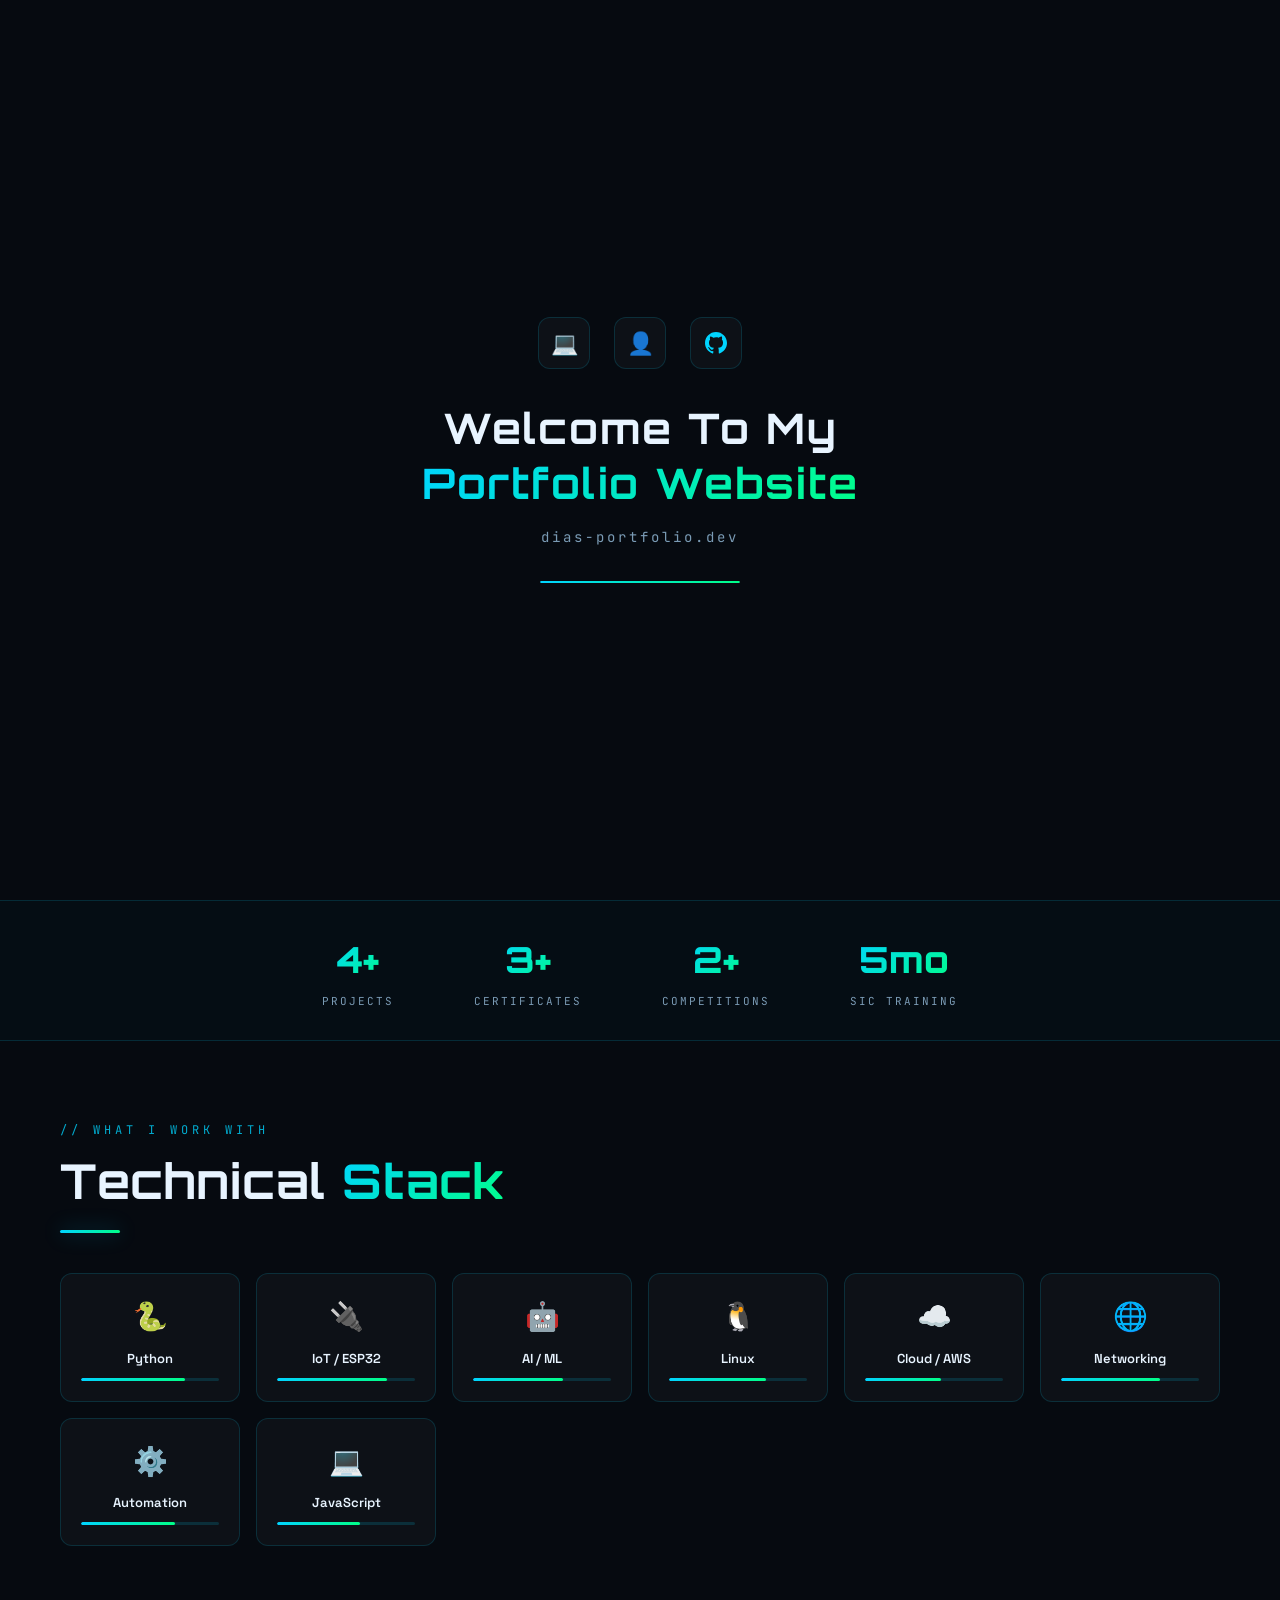
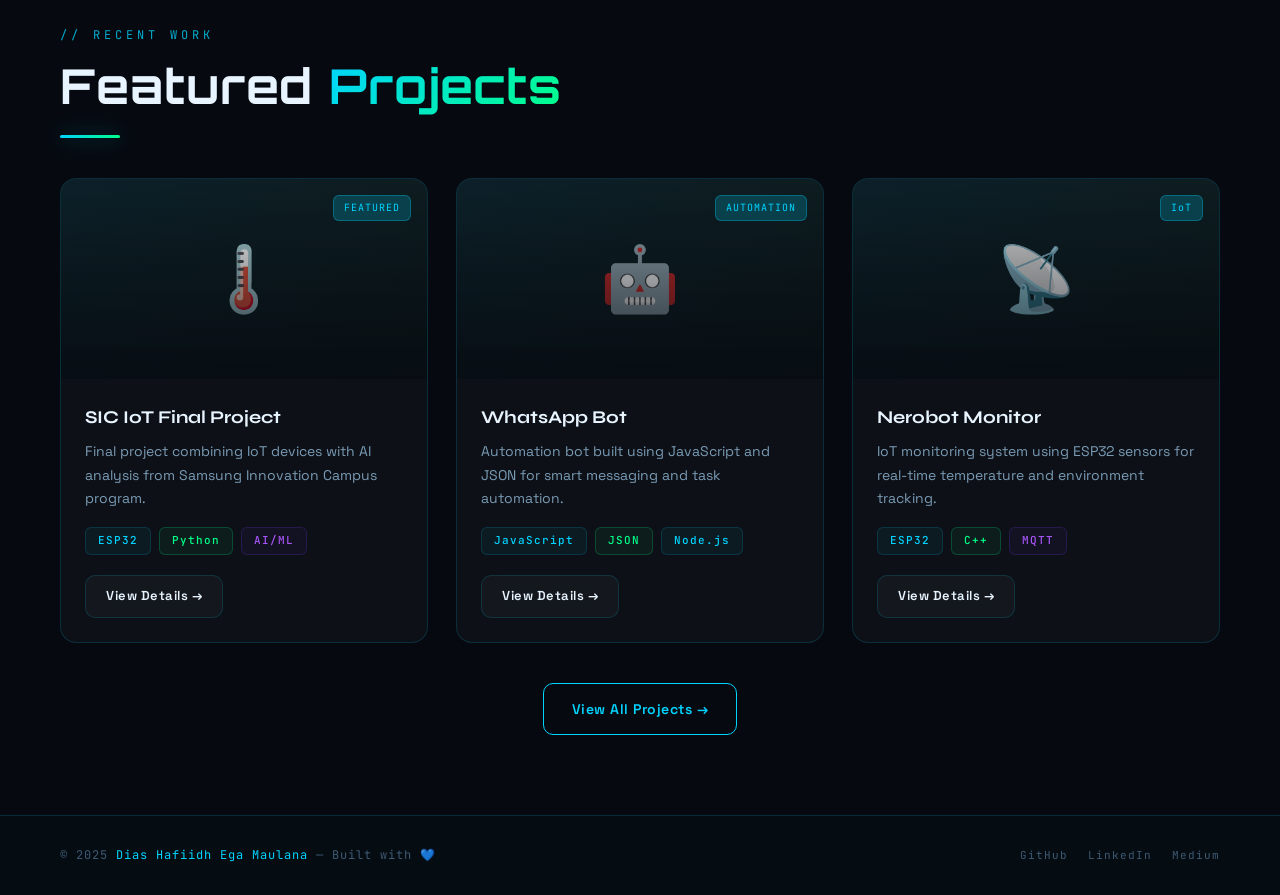
<file: index.html>
<!DOCTYPE html>
<html lang="en">
<head>
  <meta charset="UTF-8">
  <meta name="viewport" content="width=device-width, initial-scale=1.0">
  <title>Dias Hafiidh Ega Maulana — Portfolio</title>
  <meta name="description" content="IoT & AI Enthusiast | Cloud Explorer | SMK Negeri 1 Banyumas">
  <link rel="stylesheet" href="css/style.css">
</head>
<body>

<!-- CURSOR GLOW -->
<div class="cursor-glow"></div>

<!-- BACKGROUND -->
<div class="grid-bg"></div>
<div class="orb orb-1"></div>
<div class="orb orb-2"></div>
<div class="orb orb-3"></div>
<canvas id="bg-canvas"></canvas>

<!-- PAGE TRANSITION -->
<div class="page-transition"></div>

<!-- LOADING SCREEN -->
<div id="loading-screen">
  <div class="loading-icons">
    <div class="loading-icon" title="Code">💻</div>
    <div class="loading-icon" title="Profile">👤</div>
    <div class="loading-icon" title="GitHub">
      <svg width="22" height="22" viewBox="0 0 24 24" fill="currentColor" style="color:#00D4FF"><path d="M12 0C5.37 0 0 5.37 0 12c0 5.3 3.44 9.8 8.2 11.38.6.11.82-.26.82-.58v-2.02c-3.34.73-4.04-1.61-4.04-1.61-.55-1.39-1.34-1.76-1.34-1.76-1.09-.75.08-.73.08-.73 1.21.08 1.84 1.24 1.84 1.24 1.07 1.84 2.81 1.31 3.5 1 .11-.78.42-1.31.76-1.61-2.67-.3-5.47-1.33-5.47-5.93 0-1.31.47-2.38 1.24-3.22-.13-.3-.54-1.52.12-3.18 0 0 1.01-.32 3.3 1.23a11.5 11.5 0 0 1 3-.4c1.02 0 2.04.14 3 .4 2.28-1.55 3.29-1.23 3.29-1.23.66 1.66.25 2.88.12 3.18.77.84 1.24 1.91 1.24 3.22 0 4.61-2.81 5.63-5.48 5.92.43.37.81 1.1.81 2.22v3.29c0 .32.22.7.83.58C20.57 21.8 24 17.3 24 12c0-6.63-5.37-12-12-12z"/></svg>
    </div>
  </div>
  <div class="loading-title">
    Welcome To My<br>
    <span>Portfolio Website</span>
  </div>
  <div class="loading-domain">dias-portfolio.dev</div>
  <div class="loading-bar-wrap">
    <div class="loading-bar"></div>
  </div>
</div>

<!-- NAVBAR -->
<nav>
  <div class="nav-logo">
    DIASTECH
  </div>
  <ul class="nav-links">
    <li><a href="index.html" class="active">Home</a></li>
    <li><a href="about.html">About</a></li>
    <li><a href="experience.html">Experience</a></li>
    <li><a href="projects.html">Projects</a></li>
    <li><a href="certificates.html">Certificates</a></li>
    <li><a href="blog.html">Blog</a></li>
    <li><a href="contact.html">Contact</a></li>
  </ul>
  <div class="nav-hamburger" id="hamburger">
    <span></span><span></span><span></span>
  </div>
</nav>

<!-- MOBILE MENU -->
<div class="mobile-menu" id="mobile-menu">
  <span class="mobile-menu-close" id="menu-close">✕</span>
  <a href="index.html" class="active">Home</a>
  <a href="about.html">About</a>
  <a href="experience.html">Experience</a>
  <a href="projects.html">Projects</a>
  <a href="certificates.html">Certificates</a>
  <a href="blog.html">Blog</a>
  <a href="contact.html">Contact</a>
</div>

<main>
  <!-- ─── HERO ─── -->
  <div class="home-hero" style="position:relative;">

    <!-- LEFT -->
    <div class="hero-left">
      <div class="hero-greeting">// Hello, World! 👋</div>

      <h1 class="hero-name">
        <span class="line1">Dias Hafiidh</span>
        <span class="line2 glitch" data-text="Ega Maulana">Ega Maulana</span>
      </h1>

      <div class="hero-subtitle">
        <span id="typing-text">IoT & AI Enthusiast</span><span class="typing-cursor">_</span>
      </div>

      <p class="hero-desc">
        Student of SMK majoring in Computer Network and Telecommunications (TJKT) focusing on Internet of Things development, artificial intelligence, automation systems, networking, and cloud computing exploration.
      </p>

      <div class="hero-buttons">
        <a href="projects.html" class="btn btn-primary">
          <span>⚡</span> View Projects
        </a>
        <a href="contact.html" class="btn btn-secondary">
          <span>✉</span> Contact Me
        </a>
      </div>

      <div class="hero-tags">
        <span class="tag">IoT</span>
        <span class="tag green">AI</span>
        <span class="tag">Linux</span>
        <span class="tag purple">Automation</span>
        <span class="tag green">Cloud</span>
        <span class="tag">Python</span>
      </div>
    </div>

    <!-- RIGHT -->
    <div class="hero-right">
      <div class="hero-visual">
        <div class="hero-avatar-ring">
          <div class="orbit-dot"></div>
          <div class="orbit-dot"></div>
          <div class="orbit-dot"></div>
          <div class="hero-avatar-inner">
            <span style="position:relative;z-index:1;font-size:90px;">👨‍💻</span>
          </div>
        </div>
        <div class="tech-label tech-label-1">🔌 ESP32 IoT</div>
        <div class="tech-label tech-label-2">☁️ Cloud Dev</div>
        <div class="tech-label tech-label-3">🤖 ML / AI</div>
      </div>
    </div>

    <!-- SCROLL INDICATOR -->
    <div class="scroll-indicator">
      <div class="scroll-mouse"><div class="scroll-wheel"></div></div>
      <div class="scroll-text">SCROLL</div>
    </div>
  </div>

  <!-- ─── STATS ─── -->
  <div class="stats-strip reveal">
    <div class="stat-item">
      <div class="stat-number"><span data-count="5" data-suffix="+">0+</span></div>
      <div class="stat-label">Projects</div>
    </div>
    <div class="stat-item">
      <div class="stat-number"><span data-count="4" data-suffix="+">0+</span></div>
      <div class="stat-label">Certificates</div>
    </div>
    <div class="stat-item">
      <div class="stat-number"><span data-count="3" data-suffix="+">0+</span></div>
      <div class="stat-label">Competitions</div>
    </div>
    <div class="stat-item">
      <div class="stat-number"><span data-count="6" data-suffix="mo">0mo</span></div>
      <div class="stat-label">SIC Training</div>
    </div>
  </div>

  <!-- ─── SKILLS ─── -->
  <div class="section">
    <div class="reveal">
      <div class="section-label">// What I Work With</div>
      <h2 class="section-title">Technical <span class="highlight">Stack</span></h2>
      <div class="section-divider"></div>
    </div>

    <div class="skills-grid">
      <div class="skill-card reveal">
        <div class="skill-icon">🐍</div>
        <div class="skill-name">Python</div>
        <div class="skill-level-bar"><div class="skill-level-fill" style="width:75%"></div></div>
      </div>
      <div class="skill-card reveal">
        <div class="skill-icon">🔌</div>
        <div class="skill-name">IoT / ESP32</div>
        <div class="skill-level-bar"><div class="skill-level-fill" style="width:80%"></div></div>
      </div>
      <div class="skill-card reveal">
        <div class="skill-icon">🤖</div>
        <div class="skill-name">AI / ML</div>
        <div class="skill-level-bar"><div class="skill-level-fill" style="width:65%"></div></div>
      </div>
      <div class="skill-card reveal">
        <div class="skill-icon">🐧</div>
        <div class="skill-name">Linux</div>
        <div class="skill-level-bar"><div class="skill-level-fill" style="width:70%"></div></div>
      </div>
      <div class="skill-card reveal">
        <div class="skill-icon">☁️</div>
        <div class="skill-name">Cloud / AWS</div>
        <div class="skill-level-bar"><div class="skill-level-fill" style="width:55%"></div></div>
      </div>
      <div class="skill-card reveal">
        <div class="skill-icon">🌐</div>
        <div class="skill-name">Networking</div>
        <div class="skill-level-bar"><div class="skill-level-fill" style="width:72%"></div></div>
      </div>
      <div class="skill-card reveal">
        <div class="skill-icon">⚙️</div>
        <div class="skill-name">Automation</div>
        <div class="skill-level-bar"><div class="skill-level-fill" style="width:68%"></div></div>
      </div>
      <div class="skill-card reveal">
        <div class="skill-icon">💻</div>
        <div class="skill-name">JavaScript</div>
        <div class="skill-level-bar"><div class="skill-level-fill" style="width:60%"></div></div>
      </div>
    </div>
  </div>

  <!-- ─── FEATURED PROJECTS PREVIEW ─── -->
  <div class="section" style="padding-top:0;">
    <div class="reveal">
      <div class="section-label">// Recent Work</div>
      <h2 class="section-title">Featured <span class="highlight">Projects</span></h2>
      <div class="section-divider"></div>
    </div>

    <div class="projects-grid" style="margin-top:40px;">
      <div class="project-card reveal">
        <div class="project-image">
          <div class="project-image-bg">🌡️</div>
          <div class="project-image-overlay"></div>
          <span class="project-badge">FEATURED</span>
        </div>
        <div class="project-body">
          <h3 class="project-title">SIC IoT Final Project</h3>
          <p class="project-desc">Final project combining IoT devices with AI analysis from Samsung Innovation Campus program.</p>
          <div class="project-tags">
            <span class="tag">ESP32</span>
            <span class="tag green">Python</span>
            <span class="tag purple">AI/ML</span>
          </div>
          <a href="projects.html" class="btn btn-ghost" style="font-size:13px;padding:10px 20px;">View Details →</a>
        </div>
      </div>

      <div class="project-card reveal">
        <div class="project-image">
          <div class="project-image-bg">🤖</div>
          <div class="project-image-overlay"></div>
          <span class="project-badge">AUTOMATION</span>
        </div>
        <div class="project-body">
          <h3 class="project-title">WhatsApp Bot</h3>
          <p class="project-desc">Automation bot built using JavaScript and JSON for smart messaging and task automation.</p>
          <div class="project-tags">
            <span class="tag">JavaScript</span>
            <span class="tag green">JSON</span>
            <span class="tag">Node.js</span>
          </div>
          <a href="projects.html" class="btn btn-ghost" style="font-size:13px;padding:10px 20px;">View Details →</a>
        </div>
      </div>

      <div class="project-card reveal">
        <div class="project-image">
          <div class="project-image-bg">📡</div>
          <div class="project-image-overlay"></div>
          <span class="project-badge">IoT</span>
        </div>
        <div class="project-body">
          <h3 class="project-title">Nerobot Monitor</h3>
          <p class="project-desc">IoT monitoring system using ESP32 sensors for real-time temperature and environment tracking.</p>
          <div class="project-tags">
            <span class="tag">ESP32</span>
            <span class="tag green">C++</span>
            <span class="tag purple">MQTT</span>
          </div>
          <a href="projects.html" class="btn btn-ghost" style="font-size:13px;padding:10px 20px;">View Details →</a>
        </div>
      </div>
    </div>

    <div style="text-align:center;margin-top:40px;" class="reveal">
      <a href="projects.html" class="btn btn-secondary">View All Projects →</a>
    </div>
  </div>

</main>

<footer>
  <div class="footer-text">
    © 2025 <span>Dias Hafiidh Ega Maulana</span> — Built with 💙
  </div>
  <div class="footer-links">
    <a href="https://github.com/yasss31" target="_blank">GitHub</a>
    <a href="https://linkedin.com/in/dias-ega-03203a377" target="_blank">LinkedIn</a>
    <a href="https://medium.com/@24.tjkt1.13" target="_blank">Medium</a>
  </div>
</footer>

<script src="js/script.js"></script>
<script>
  // Hamburger toggle
  document.getElementById('hamburger').addEventListener('click', () => {
    document.getElementById('mobile-menu').classList.add('open');
  });
  document.getElementById('menu-close').addEventListener('click', () => {
    document.getElementById('mobile-menu').classList.remove('open');
  });
</script>
</body>
</html>
</file>
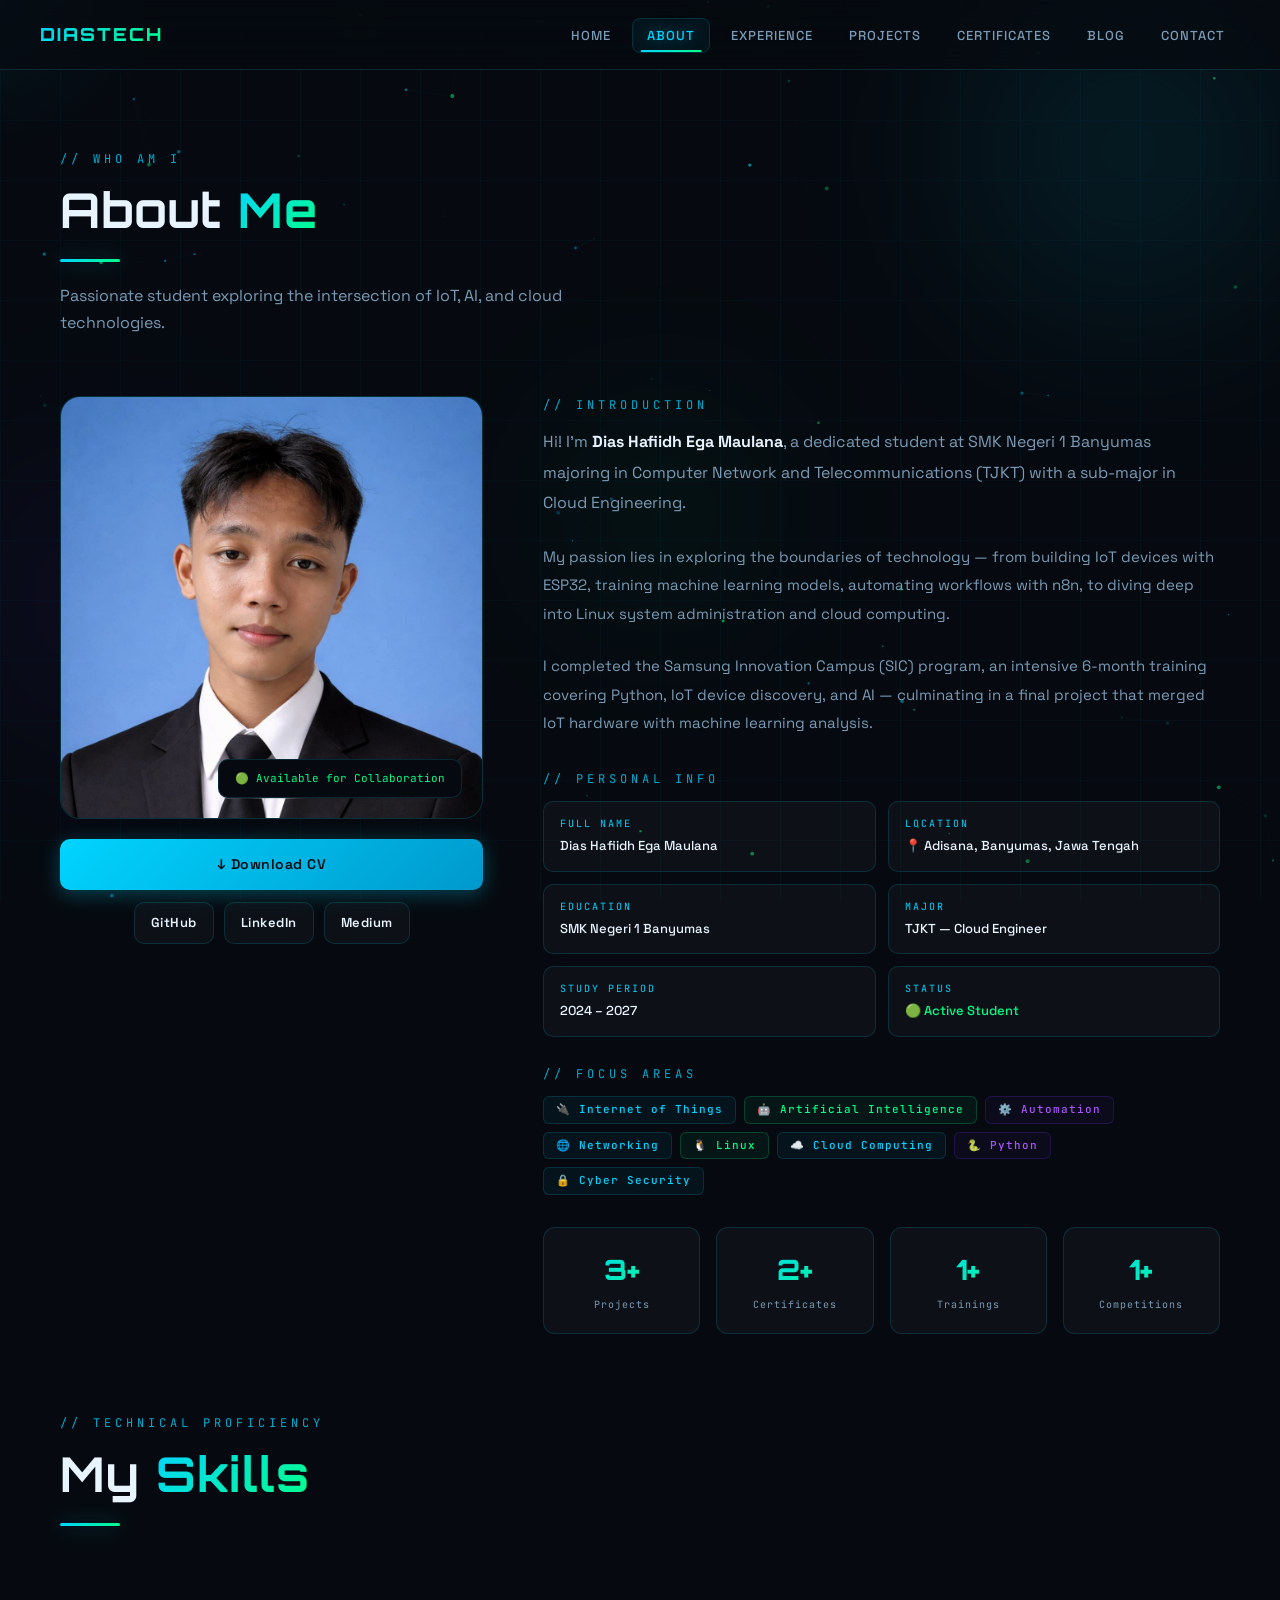
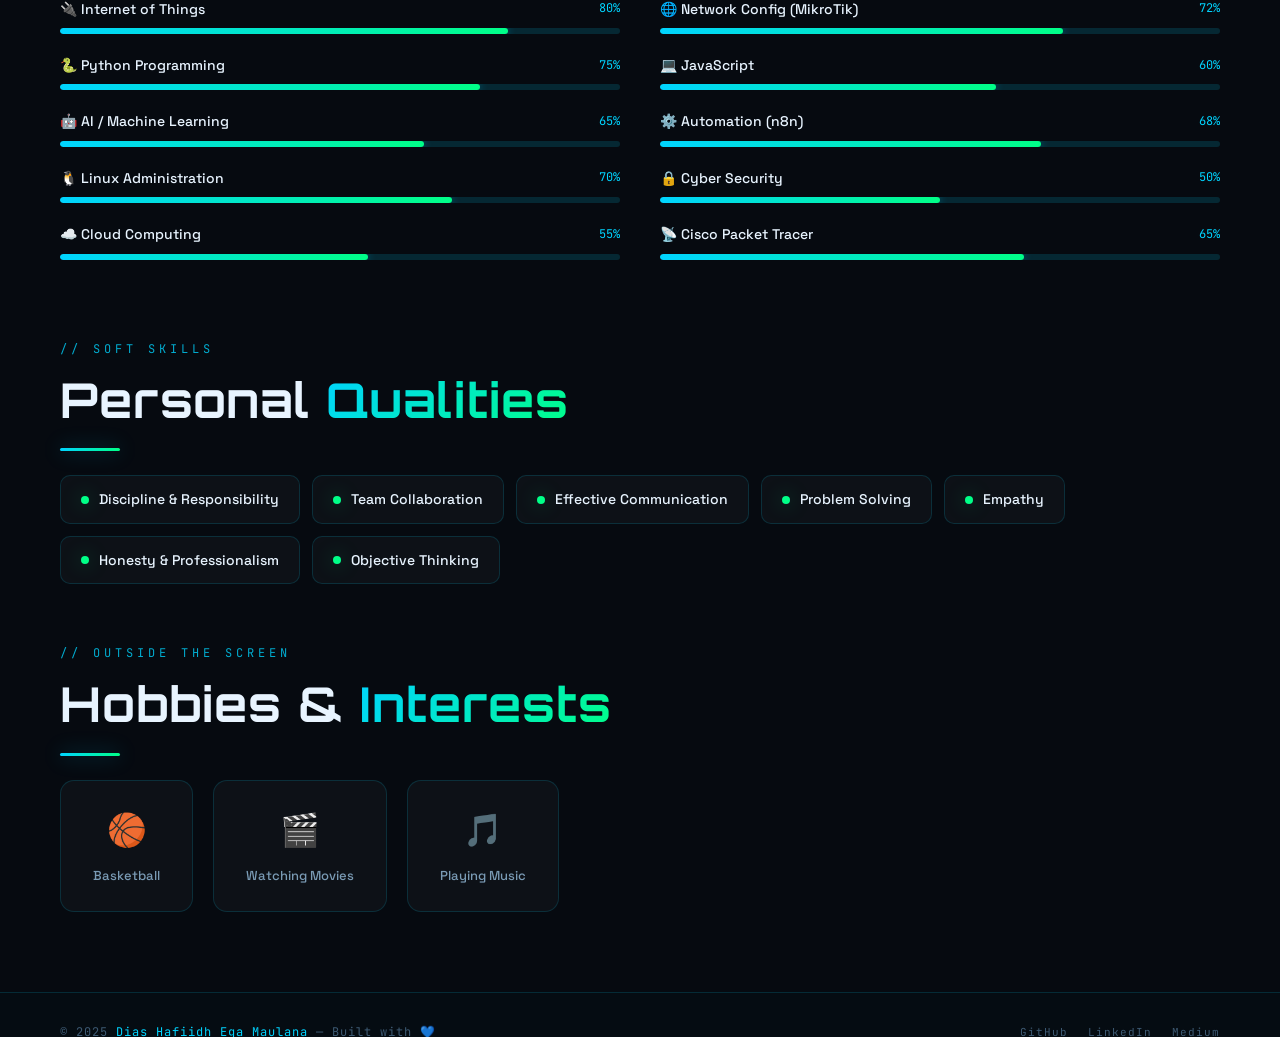
<file: about.html>
<!DOCTYPE html>
<html lang="en">
<head>
  <meta charset="UTF-8">
  <meta name="viewport" content="width=device-width, initial-scale=1.0">
  <title>About — Dias Hafiidh Ega Maulana</title>
  <link rel="stylesheet" href="css/style.css">
</head>
<body>

<div class="cursor-glow"></div>
<div class="grid-bg"></div>
<div class="orb orb-1"></div>
<div class="orb orb-2"></div>
<div class="orb orb-3"></div>
<canvas id="bg-canvas"></canvas>
<div class="page-transition"></div>

<nav>
  <div class="nav-logo">DIASTECH</div>
  <ul class="nav-links">
    <li><a href="index.html">Home</a></li>
    <li><a href="about.html" class="active">About</a></li>
    <li><a href="experience.html">Experience</a></li>
    <li><a href="projects.html">Projects</a></li>
    <li><a href="certificates.html">Certificates</a></li>
    <li><a href="blog.html">Blog</a></li>
    <li><a href="contact.html">Contact</a></li>
  </ul>
  <div class="nav-hamburger" id="hamburger">
    <span></span><span></span><span></span>
  </div>
</nav>

<div class="mobile-menu" id="mobile-menu">
  <span class="mobile-menu-close" id="menu-close">✕</span>
  <a href="index.html">Home</a>
  <a href="about.html" class="active">About</a>
  <a href="experience.html">Experience</a>
  <a href="projects.html">Projects</a>
  <a href="certificates.html">Certificates</a>
  <a href="blog.html">Blog</a>
  <a href="contact.html">Contact</a>
</div>

<main>
  <div class="section">

    <!-- PAGE HEADER -->
    <div style="margin-bottom:60px;" class="reveal">
      <div class="section-label">// WHO AM I</div>
      <h1 class="section-title">About <span class="highlight">Me</span></h1>
      <div class="section-divider"></div>
      <p class="section-subtitle">Passionate student exploring the intersection of IoT, AI, and cloud technologies.</p>
    </div>

    <!-- ABOUT GRID -->
    <div class="about-grid">

      <!-- LEFT: PHOTO -->
      <div class="about-photo-wrap reveal-left">
        <div class="about-photo-frame">
          <img src="assets/images/profile.jpg" alt="Dias Hafiidh Ega Maulana" class="about-photo">
          <div class="about-badge">🟢 Available for Collaboration</div>
        </div>

        <!-- Download CV -->
        <div style="margin-top:20px;text-align:center;">
          <a href="#" class="btn btn-primary" style="width:100%;justify-content:center;" onclick="showToast('📄 CV download coming soon!')">
            ↓ Download CV
          </a>
        </div>

        <!-- Social quick links -->
        <div style="display:flex;gap:10px;margin-top:12px;justify-content:center;flex-wrap:wrap;">
          <a href="https://github.com/yasss31" target="_blank" class="btn btn-ghost" style="padding:10px 16px;font-size:13px;">GitHub</a>
          <a href="https://linkedin.com/in/dias-ega-03203a377" target="_blank" class="btn btn-ghost" style="padding:10px 16px;font-size:13px;">LinkedIn</a>
          <a href="https://medium.com/@24.tjkt1.13" target="_blank" class="btn btn-ghost" style="padding:10px 16px;font-size:13px;">Medium</a>
        </div>
      </div>

      <!-- RIGHT: INFO -->
      <div class="reveal-right">

        <div class="section-label">// Introduction</div>
        <p style="font-size:16px;line-height:1.9;color:var(--text-secondary);margin-bottom:24px;">
          Hi! I'm <strong style="color:var(--text-primary);">Dias Hafiidh Ega Maulana</strong>, a dedicated student at SMK Negeri 1 Banyumas majoring in Computer Network and Telecommunications (TJKT) with a sub-major in Cloud Engineering.
        </p>
        <p style="font-size:15px;line-height:1.9;color:var(--text-secondary);margin-bottom:24px;">
          My passion lies in exploring the boundaries of technology — from building IoT devices with ESP32, training machine learning models, automating workflows with n8n, to diving deep into Linux system administration and cloud computing.
        </p>
        <p style="font-size:15px;line-height:1.9;color:var(--text-secondary);margin-bottom:32px;">
          I completed the Samsung Innovation Campus (SIC) program, an intensive 6-month training covering Python, IoT device discovery, and AI — culminating in a final project that merged IoT hardware with machine learning analysis.
        </p>

        <!-- Personal Info Grid -->
        <div class="section-label">// Personal Info</div>
        <div class="info-grid" style="margin-top:12px;">
          <div class="info-item">
            <div class="info-label">Full Name</div>
            <div class="info-value">Dias Hafiidh Ega Maulana</div>
          </div>
          <div class="info-item">
            <div class="info-label">Location</div>
            <div class="info-value">📍 Adisana, Banyumas, Jawa Tengah</div>
          </div>
          <div class="info-item">
            <div class="info-label">Education</div>
            <div class="info-value">SMK Negeri 1 Banyumas</div>
          </div>
          <div class="info-item">
            <div class="info-label">Major</div>
            <div class="info-value">TJKT — Cloud Engineer</div>
          </div>
          <div class="info-item">
            <div class="info-label">Study Period</div>
            <div class="info-value">2024 – 2027</div>
          </div>
          <div class="info-item">
            <div class="info-label">Status</div>
            <div class="info-value" style="color:var(--neon-green);">🟢 Active Student</div>
          </div>
        </div>

        <!-- Focus Areas -->
        <div style="margin-top:28px;">
          <div class="section-label">// Focus Areas</div>
          <div class="focus-chips" style="margin-top:12px;">
            <span class="tag">🔌 Internet of Things</span>
            <span class="tag green">🤖 Artificial Intelligence</span>
            <span class="tag purple">⚙️ Automation</span>
            <span class="tag">🌐 Networking</span>
            <span class="tag green">🐧 Linux</span>
            <span class="tag">☁️ Cloud Computing</span>
            <span class="tag purple">🐍 Python</span>
            <span class="tag">🔒 Cyber Security</span>
          </div>
        </div>

        <!-- Stats -->
        <div class="stats-grid" style="margin-top:32px;">
          <div class="stat-card">
            <div class="stat-card-num" data-count="5" data-suffix="+">5+</div>
            <div class="stat-card-label">Projects</div>
          </div>
          <div class="stat-card">
            <div class="stat-card-num" data-count="4" data-suffix="+">4+</div>
            <div class="stat-card-label">Certificates</div>
          </div>
          <div class="stat-card">
            <div class="stat-card-num" data-count="3" data-suffix="+">3+</div>
            <div class="stat-card-label">Trainings</div>
          </div>
          <div class="stat-card">
            <div class="stat-card-num" data-count="3" data-suffix="+">3+</div>
            <div class="stat-card-label">Competitions</div>
          </div>
        </div>
      </div>
    </div>

    <!-- ─── SKILLS ─── -->
    <div style="margin-top:80px;">
      <div class="reveal">
        <div class="section-label">// Technical Proficiency</div>
        <h2 class="section-title">My <span class="highlight">Skills</span></h2>
        <div class="section-divider"></div>
      </div>

      <div style="display:grid;grid-template-columns:1fr 1fr;gap:40px;margin-top:40px;">
        <div class="reveal-left">
          <div class="skill-bars">
            <div class="skill-bar-item">
              <div class="skill-bar-top">
                <span class="skill-bar-name">🔌 Internet of Things</span>
                <span class="skill-bar-pct">80%</span>
              </div>
              <div class="skill-bar-track"><div class="skill-bar-fill" data-pct="80"></div></div>
            </div>
            <div class="skill-bar-item">
              <div class="skill-bar-top">
                <span class="skill-bar-name">🐍 Python Programming</span>
                <span class="skill-bar-pct">75%</span>
              </div>
              <div class="skill-bar-track"><div class="skill-bar-fill" data-pct="75"></div></div>
            </div>
            <div class="skill-bar-item">
              <div class="skill-bar-top">
                <span class="skill-bar-name">🤖 AI / Machine Learning</span>
                <span class="skill-bar-pct">65%</span>
              </div>
              <div class="skill-bar-track"><div class="skill-bar-fill" data-pct="65"></div></div>
            </div>
            <div class="skill-bar-item">
              <div class="skill-bar-top">
                <span class="skill-bar-name">🐧 Linux Administration</span>
                <span class="skill-bar-pct">70%</span>
              </div>
              <div class="skill-bar-track"><div class="skill-bar-fill" data-pct="70"></div></div>
            </div>
            <div class="skill-bar-item">
              <div class="skill-bar-top">
                <span class="skill-bar-name">☁️ Cloud Computing</span>
                <span class="skill-bar-pct">55%</span>
              </div>
              <div class="skill-bar-track"><div class="skill-bar-fill" data-pct="55"></div></div>
            </div>
          </div>
        </div>

        <div class="reveal-right">
          <div class="skill-bars">
            <div class="skill-bar-item">
              <div class="skill-bar-top">
                <span class="skill-bar-name">🌐 Network Config (MikroTik)</span>
                <span class="skill-bar-pct">72%</span>
              </div>
              <div class="skill-bar-track"><div class="skill-bar-fill" data-pct="72"></div></div>
            </div>
            <div class="skill-bar-item">
              <div class="skill-bar-top">
                <span class="skill-bar-name">💻 JavaScript</span>
                <span class="skill-bar-pct">60%</span>
              </div>
              <div class="skill-bar-track"><div class="skill-bar-fill" data-pct="60"></div></div>
            </div>
            <div class="skill-bar-item">
              <div class="skill-bar-top">
                <span class="skill-bar-name">⚙️ Automation (n8n)</span>
                <span class="skill-bar-pct">68%</span>
              </div>
              <div class="skill-bar-track"><div class="skill-bar-fill" data-pct="68"></div></div>
            </div>
            <div class="skill-bar-item">
              <div class="skill-bar-top">
                <span class="skill-bar-name">🔒 Cyber Security</span>
                <span class="skill-bar-pct">50%</span>
              </div>
              <div class="skill-bar-track"><div class="skill-bar-fill" data-pct="50"></div></div>
            </div>
            <div class="skill-bar-item">
              <div class="skill-bar-top">
                <span class="skill-bar-name">📡 Cisco Packet Tracer</span>
                <span class="skill-bar-pct">65%</span>
              </div>
              <div class="skill-bar-track"><div class="skill-bar-fill" data-pct="65"></div></div>
            </div>
          </div>
        </div>
      </div>
    </div>

    <!-- ─── SOFT SKILLS ─── -->
    <div style="margin-top:60px;" class="reveal">
      <div class="section-label">// Soft Skills</div>
      <h2 class="section-title">Personal <span class="highlight">Qualities</span></h2>
      <div class="section-divider"></div>
      <div class="soft-skills-list">
        <div class="soft-skill-item"><div class="soft-skill-dot"></div>Discipline & Responsibility</div>
        <div class="soft-skill-item"><div class="soft-skill-dot"></div>Team Collaboration</div>
        <div class="soft-skill-item"><div class="soft-skill-dot"></div>Effective Communication</div>
        <div class="soft-skill-item"><div class="soft-skill-dot"></div>Problem Solving</div>
        <div class="soft-skill-item"><div class="soft-skill-dot"></div>Empathy</div>
        <div class="soft-skill-item"><div class="soft-skill-dot"></div>Honesty & Professionalism</div>
        <div class="soft-skill-item"><div class="soft-skill-dot"></div>Objective Thinking</div>
      </div>
    </div>

    <!-- ─── HOBBIES ─── -->
    <div style="margin-top:60px;" class="reveal">
      <div class="section-label">// Outside the Screen</div>
      <h2 class="section-title">Hobbies & <span class="highlight">Interests</span></h2>
      <div class="section-divider"></div>
      <div class="hobby-cards">
        <div class="hobby-card">
          <div class="hobby-icon">🏀</div>
          <div class="hobby-name">Basketball</div>
        </div>
        <div class="hobby-card">
          <div class="hobby-icon">🎬</div>
          <div class="hobby-name">Watching Movies</div>
        </div>
        <div class="hobby-card">
          <div class="hobby-icon">🎵</div>
          <div class="hobby-name">Playing Music</div>
        </div>
      </div>
    </div>

  </div>
</main>

<footer>
  <div class="footer-text">© 2025 <span>Dias Hafiidh Ega Maulana</span> — Built with 💙</div>
  <div class="footer-links">
    <a href="https://github.com/yasss31" target="_blank">GitHub</a>
    <a href="https://linkedin.com/in/dias-ega-03203a377" target="_blank">LinkedIn</a>
    <a href="https://medium.com/@24.tjkt1.13" target="_blank">Medium</a>
  </div>
</footer>

<script src="js/script.js"></script>
<script>
  document.getElementById('hamburger').addEventListener('click', () => document.getElementById('mobile-menu').classList.add('open'));
  document.getElementById('menu-close').addEventListener('click', () => document.getElementById('mobile-menu').classList.remove('open'));
  function showToast(msg) {
    let toast = document.querySelector('.toast');
    if (!toast) { toast = document.createElement('div'); toast.className = 'toast'; document.body.appendChild(toast); }
    toast.textContent = msg; toast.classList.add('show');
    setTimeout(() => toast.classList.remove('show'), 3500);
  }
</script>
</body>
</html>
</file>
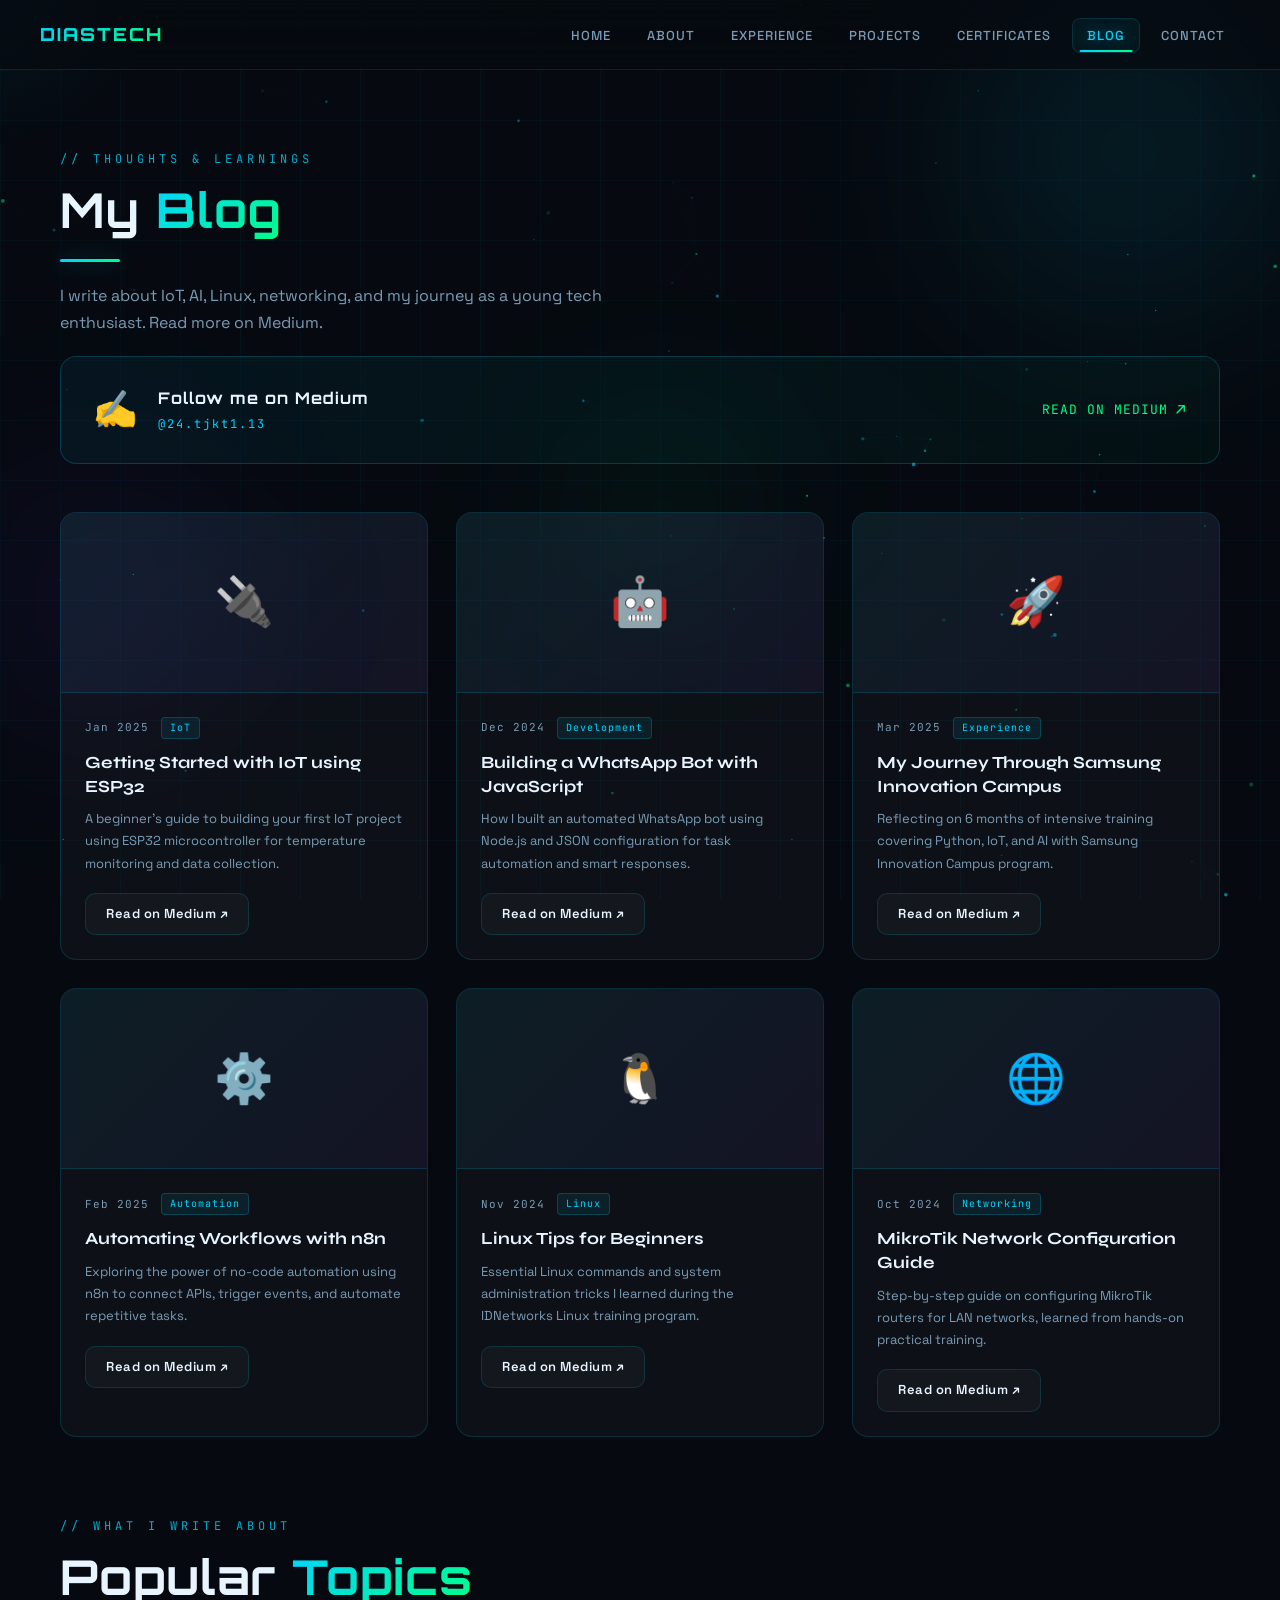
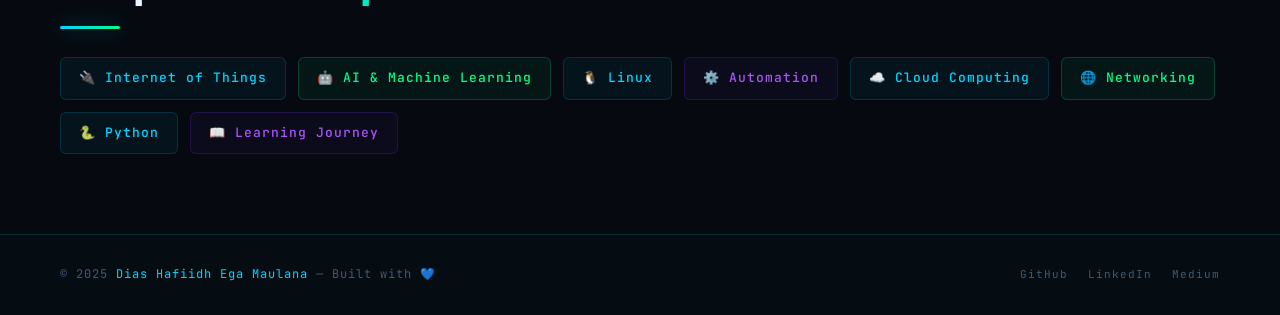
<file: blog.html>
<!DOCTYPE html>
<html lang="en">
<head>
  <meta charset="UTF-8">
  <meta name="viewport" content="width=device-width, initial-scale=1.0">
  <title>Blog — Dias Hafiidh Ega Maulana</title>
  <link rel="stylesheet" href="css/style.css">
</head>
<body>

<div class="cursor-glow"></div>
<div class="grid-bg"></div>
<div class="orb orb-1"></div>
<div class="orb orb-2"></div>
<div class="orb orb-3"></div>
<canvas id="bg-canvas"></canvas>
<div class="page-transition"></div>

<nav>
  <div class="nav-logo">DIASTECH</div>
  <ul class="nav-links">
    <li><a href="index.html">Home</a></li>
    <li><a href="about.html">About</a></li>
    <li><a href="experience.html">Experience</a></li>
    <li><a href="projects.html">Projects</a></li>
    <li><a href="certificates.html">Certificates</a></li>
    <li><a href="blog.html" class="active">Blog</a></li>
    <li><a href="contact.html">Contact</a></li>
  </ul>
  <div class="nav-hamburger" id="hamburger"><span></span><span></span><span></span></div>
</nav>

<div class="mobile-menu" id="mobile-menu">
  <span class="mobile-menu-close" id="menu-close">✕</span>
  <a href="index.html">Home</a>
  <a href="about.html">About</a>
  <a href="experience.html">Experience</a>
  <a href="projects.html">Projects</a>
  <a href="certificates.html">Certificates</a>
  <a href="blog.html" class="active">Blog</a>
  <a href="contact.html">Contact</a>
</div>

<main>
  <div class="section">

    <!-- HEADER -->
    <div style="margin-bottom:20px;" class="reveal">
      <div class="section-label">// Thoughts & Learnings</div>
      <h1 class="section-title">My <span class="highlight">Blog</span></h1>
      <div class="section-divider"></div>
      <p class="section-subtitle">I write about IoT, AI, Linux, networking, and my journey as a young tech enthusiast. Read more on Medium.</p>
    </div>

    <!-- MEDIUM LINK BANNER -->
    <a href="https://medium.com/@24.tjkt1.13" target="_blank" style="text-decoration:none;" class="reveal">
      <div style="background:linear-gradient(135deg,rgba(0,212,255,0.06),rgba(0,255,136,0.03));border:1px solid rgba(0,212,255,0.2);border-radius:16px;padding:24px 32px;display:flex;align-items:center;justify-content:space-between;margin-bottom:48px;transition:all 0.3s ease;cursor:pointer;"
           onmouseover="this.style.borderColor='var(--neon-blue)';this.style.transform='translateY(-2px)'"
           onmouseout="this.style.borderColor='rgba(0,212,255,0.2)';this.style.transform=''">
        <div style="display:flex;align-items:center;gap:20px;">
          <div style="font-size:36px;">✍️</div>
          <div>
            <div style="font-family:var(--font-heading);font-size:16px;font-weight:700;letter-spacing:1px;margin-bottom:4px;">Follow me on Medium</div>
            <div style="font-family:var(--font-code);font-size:12px;color:var(--neon-blue);letter-spacing:2px;">@24.tjkt1.13</div>
          </div>
        </div>
        <div style="font-family:var(--font-code);font-size:13px;color:var(--neon-green);letter-spacing:1px;display:flex;align-items:center;gap:8px;">
          READ ON MEDIUM <span style="font-size:16px;">↗</span>
        </div>
      </div>
    </a>

    <!-- BLOG GRID (dynamic via JS) -->
    <div class="blog-grid" id="blog-grid">
      <!-- Filled by script.js initBlog() -->
      <div style="grid-column:1/-1;text-align:center;padding:60px;color:var(--text-secondary);">
        <div style="font-size:32px;margin-bottom:16px;">📡</div>
        <div style="font-family:var(--font-code);font-size:13px;letter-spacing:2px;">Loading articles...</div>
      </div>
    </div>

    <!-- TOPICS -->
    <div style="margin-top:80px;" class="reveal">
      <div class="section-label">// What I Write About</div>
      <h2 class="section-title">Popular <span class="highlight">Topics</span></h2>
      <div class="section-divider"></div>

      <div style="display:flex;flex-wrap:wrap;gap:12px;margin-top:28px;">
        <a href="https://medium.com/@24.tjkt1.13" target="_blank" class="tag" style="font-size:13px;padding:10px 18px;cursor:pointer;">🔌 Internet of Things</a>
        <a href="https://medium.com/@24.tjkt1.13" target="_blank" class="tag green" style="font-size:13px;padding:10px 18px;cursor:pointer;">🤖 AI & Machine Learning</a>
        <a href="https://medium.com/@24.tjkt1.13" target="_blank" class="tag" style="font-size:13px;padding:10px 18px;cursor:pointer;">🐧 Linux</a>
        <a href="https://medium.com/@24.tjkt1.13" target="_blank" class="tag purple" style="font-size:13px;padding:10px 18px;cursor:pointer;">⚙️ Automation</a>
        <a href="https://medium.com/@24.tjkt1.13" target="_blank" class="tag" style="font-size:13px;padding:10px 18px;cursor:pointer;">☁️ Cloud Computing</a>
        <a href="https://medium.com/@24.tjkt1.13" target="_blank" class="tag green" style="font-size:13px;padding:10px 18px;cursor:pointer;">🌐 Networking</a>
        <a href="https://medium.com/@24.tjkt1.13" target="_blank" class="tag" style="font-size:13px;padding:10px 18px;cursor:pointer;">🐍 Python</a>
        <a href="https://medium.com/@24.tjkt1.13" target="_blank" class="tag purple" style="font-size:13px;padding:10px 18px;cursor:pointer;">📖 Learning Journey</a>
      </div>
    </div>

  </div>
</main>

<footer>
  <div class="footer-text">© 2025 <span>Dias Hafiidh Ega Maulana</span> — Built with 💙</div>
  <div class="footer-links">
    <a href="https://github.com/yasss31" target="_blank">GitHub</a>
    <a href="https://linkedin.com/in/dias-ega-03203a377" target="_blank">LinkedIn</a>
    <a href="https://medium.com/@24.tjkt1.13" target="_blank">Medium</a>
  </div>
</footer>

<script src="js/script.js"></script>
<script>
  document.getElementById('hamburger').addEventListener('click', () => document.getElementById('mobile-menu').classList.add('open'));
  document.getElementById('menu-close').addEventListener('click', () => document.getElementById('mobile-menu').classList.remove('open'));
</script>
</body>
</html>
</file>
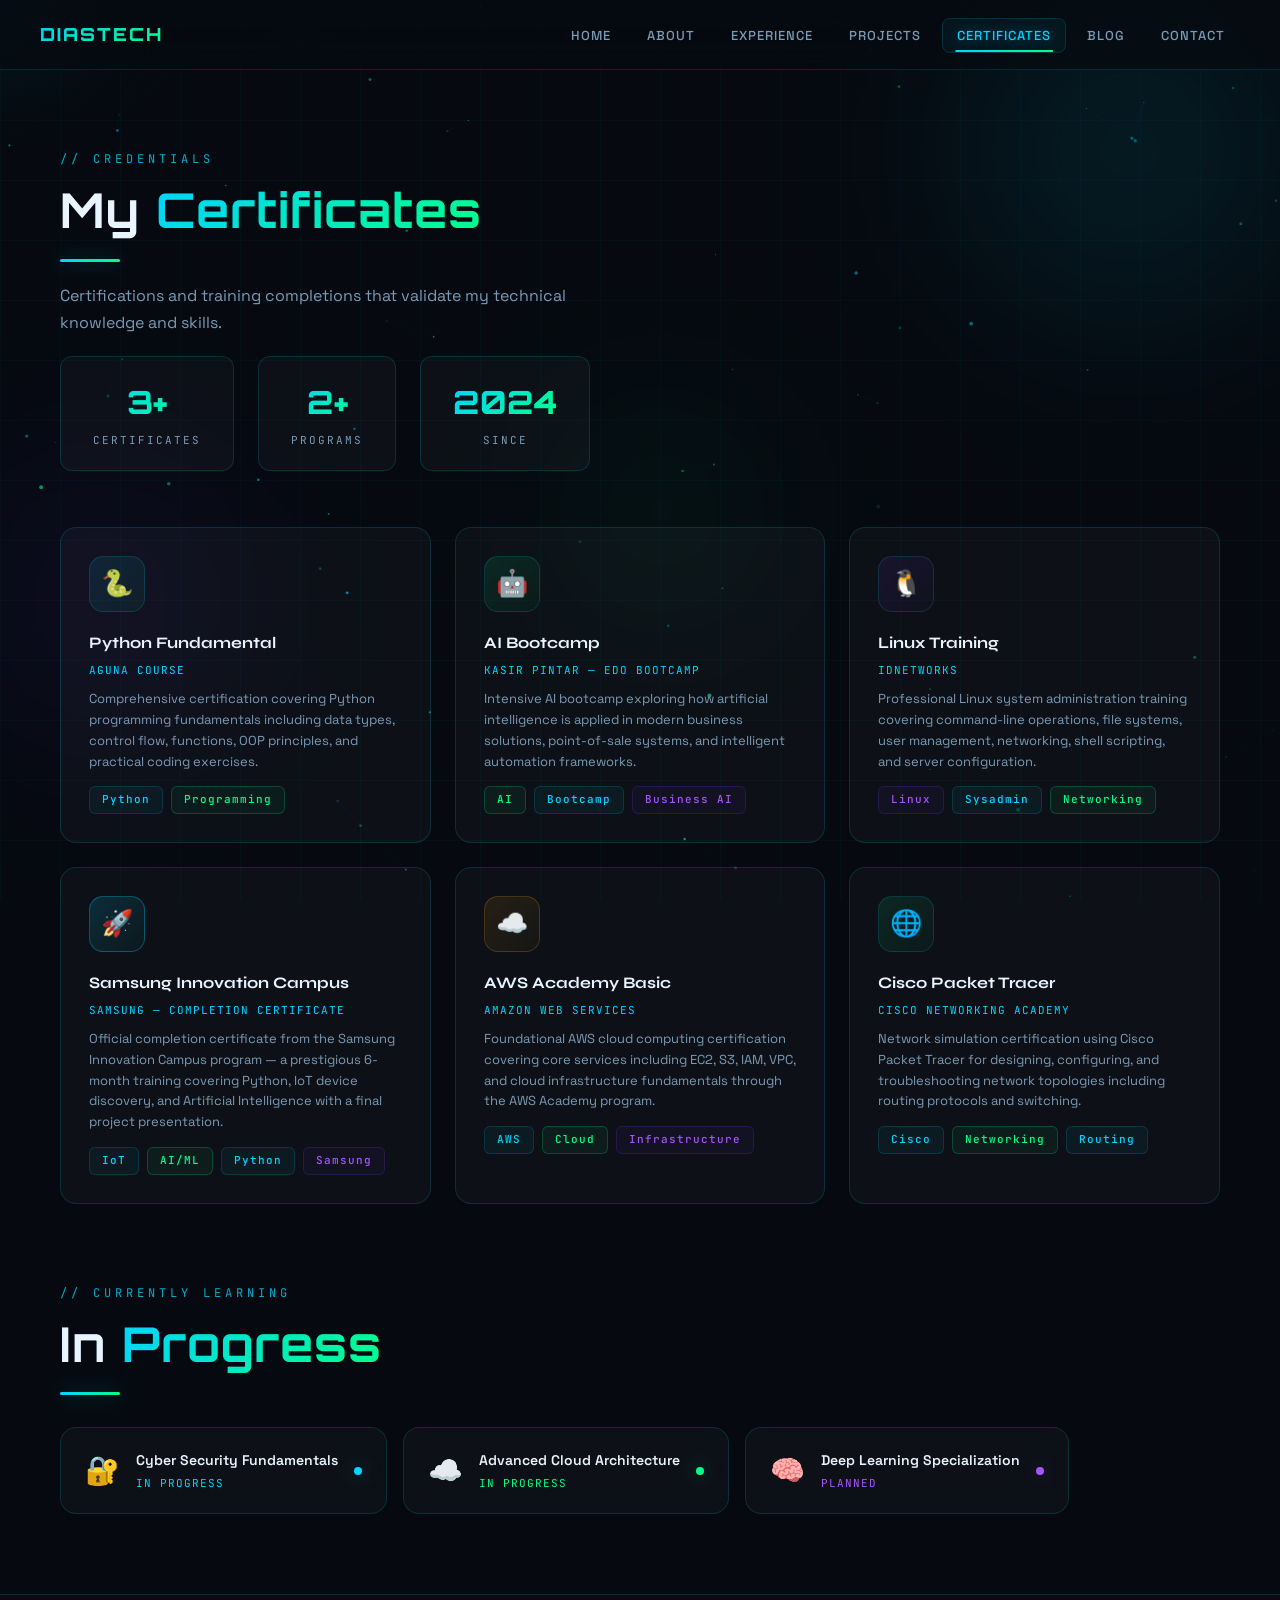
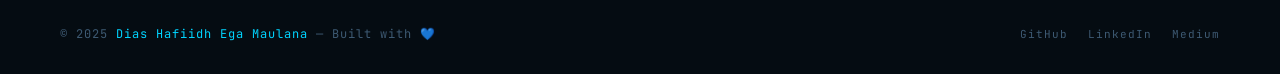
<file: certificates.html>
<!DOCTYPE html>
<html lang="en">
<head>
  <meta charset="UTF-8">
  <meta name="viewport" content="width=device-width, initial-scale=1.0">
  <title>Certificates — Dias Hafiidh Ega Maulana</title>
  <link rel="stylesheet" href="css/style.css">
</head>
<body>

<div class="cursor-glow"></div>
<div class="grid-bg"></div>
<div class="orb orb-1"></div>
<div class="orb orb-2"></div>
<div class="orb orb-3"></div>
<canvas id="bg-canvas"></canvas>
<div class="page-transition"></div>

<nav>
  <div class="nav-logo">DIASTECH</div>
  <ul class="nav-links">
    <li><a href="index.html">Home</a></li>
    <li><a href="about.html">About</a></li>
    <li><a href="experience.html">Experience</a></li>
    <li><a href="projects.html">Projects</a></li>
    <li><a href="certificates.html" class="active">Certificates</a></li>
    <li><a href="blog.html">Blog</a></li>
    <li><a href="contact.html">Contact</a></li>
  </ul>
  <div class="nav-hamburger" id="hamburger"><span></span><span></span><span></span></div>
</nav>

<div class="mobile-menu" id="mobile-menu">
  <span class="mobile-menu-close" id="menu-close">✕</span>
  <a href="index.html">Home</a>
  <a href="about.html">About</a>
  <a href="experience.html">Experience</a>
  <a href="projects.html">Projects</a>
  <a href="certificates.html" class="active">Certificates</a>
  <a href="blog.html">Blog</a>
  <a href="contact.html">Contact</a>
</div>

<main>
  <div class="section">

    <!-- HEADER -->
    <div style="margin-bottom:20px;" class="reveal">
      <div class="section-label">// Credentials</div>
      <h1 class="section-title">My <span class="highlight">Certificates</span></h1>
      <div class="section-divider"></div>
      <p class="section-subtitle">Certifications and training completions that validate my technical knowledge and skills.</p>
    </div>

    <!-- STATS -->
    <div style="display:flex;gap:24px;flex-wrap:wrap;margin-bottom:56px;" class="reveal">
      <div style="background:var(--bg-card);border:1px solid var(--border);border-radius:12px;padding:20px 32px;text-align:center;min-width:120px;">
        <div style="font-family:var(--font-heading);font-size:32px;font-weight:800;background:linear-gradient(135deg,var(--neon-blue),var(--neon-green));-webkit-background-clip:text;-webkit-text-fill-color:transparent;" data-count="4" data-suffix="+">4+</div>
        <div style="font-family:var(--font-code);font-size:11px;color:var(--text-secondary);letter-spacing:2px;margin-top:4px;">CERTIFICATES</div>
      </div>
      <div style="background:var(--bg-card);border:1px solid var(--border);border-radius:12px;padding:20px 32px;text-align:center;min-width:120px;">
        <div style="font-family:var(--font-heading);font-size:32px;font-weight:800;background:linear-gradient(135deg,var(--neon-blue),var(--neon-green));-webkit-background-clip:text;-webkit-text-fill-color:transparent;" data-count="3" data-suffix="+">3+</div>
        <div style="font-family:var(--font-code);font-size:11px;color:var(--text-secondary);letter-spacing:2px;margin-top:4px;">PROGRAMS</div>
      </div>
      <div style="background:var(--bg-card);border:1px solid var(--border);border-radius:12px;padding:20px 32px;text-align:center;min-width:120px;">
        <div style="font-family:var(--font-heading);font-size:32px;font-weight:800;background:linear-gradient(135deg,var(--neon-blue),var(--neon-green));-webkit-background-clip:text;-webkit-text-fill-color:transparent;">2024</div>
        <div style="font-family:var(--font-code);font-size:11px;color:var(--text-secondary);letter-spacing:2px;margin-top:4px;">SINCE</div>
      </div>
    </div>

    <!-- CERTS GRID -->
    <div class="certs-grid">

      <div class="cert-card reveal">
        <div class="cert-icon">🐍</div>
        <div class="cert-title">Python Fundamental</div>
        <div class="cert-org">AGUNA COURSE</div>
        <p class="cert-desc">Comprehensive certification covering Python programming fundamentals including data types, control flow, functions, OOP principles, and practical coding exercises.</p>
        <div style="display:flex;gap:8px;flex-wrap:wrap;margin-top:14px;">
          <span class="tag">Python</span>
          <span class="tag green">Programming</span>
        </div>
      </div>

      <div class="cert-card reveal">
        <div class="cert-icon" style="background:linear-gradient(135deg,rgba(0,255,136,0.1),rgba(0,255,136,0.03));">🤖</div>
        <div class="cert-title">AI Bootcamp</div>
        <div class="cert-org">KASIR PINTAR — EDO BOOTCAMP</div>
        <p class="cert-desc">Intensive AI bootcamp exploring how artificial intelligence is applied in modern business solutions, point-of-sale systems, and intelligent automation frameworks.</p>
        <div style="display:flex;gap:8px;flex-wrap:wrap;margin-top:14px;">
          <span class="tag green">AI</span>
          <span class="tag">Bootcamp</span>
          <span class="tag purple">Business AI</span>
        </div>
      </div>

      <div class="cert-card reveal">
        <div class="cert-icon" style="background:linear-gradient(135deg,rgba(123,47,255,0.1),rgba(123,47,255,0.03));">🐧</div>
        <div class="cert-title">Linux Training</div>
        <div class="cert-org">IDNETWORKS</div>
        <p class="cert-desc">Professional Linux system administration training covering command-line operations, file systems, user management, networking, shell scripting, and server configuration.</p>
        <div style="display:flex;gap:8px;flex-wrap:wrap;margin-top:14px;">
          <span class="tag purple">Linux</span>
          <span class="tag">Sysadmin</span>
          <span class="tag green">Networking</span>
        </div>
      </div>

      <div class="cert-card reveal">
        <div class="cert-icon" style="background:linear-gradient(135deg,rgba(0,212,255,0.15),rgba(0,212,255,0.03));border-color:rgba(0,212,255,0.3);">🚀</div>
        <div class="cert-title">Samsung Innovation Campus</div>
        <div class="cert-org">SAMSUNG — COMPLETION CERTIFICATE</div>
        <p class="cert-desc">Official completion certificate from the Samsung Innovation Campus program — a prestigious 6-month training covering Python, IoT device discovery, and Artificial Intelligence with a final project presentation.</p>
        <div style="display:flex;gap:8px;flex-wrap:wrap;margin-top:14px;">
          <span class="tag">IoT</span>
          <span class="tag green">AI/ML</span>
          <span class="tag">Python</span>
          <span class="tag purple">Samsung</span>
        </div>
      </div>

      <div class="cert-card reveal">
        <div class="cert-icon" style="background:linear-gradient(135deg,rgba(255,165,0,0.1),rgba(255,165,0,0.03));border-color:rgba(255,165,0,0.2);">☁️</div>
        <div class="cert-title">AWS Academy Basic</div>
        <div class="cert-org">AMAZON WEB SERVICES</div>
        <p class="cert-desc">Foundational AWS cloud computing certification covering core services including EC2, S3, IAM, VPC, and cloud infrastructure fundamentals through the AWS Academy program.</p>
        <div style="display:flex;gap:8px;flex-wrap:wrap;margin-top:14px;">
          <span class="tag">AWS</span>
          <span class="tag green">Cloud</span>
          <span class="tag purple">Infrastructure</span>
        </div>
      </div>

      <div class="cert-card reveal">
        <div class="cert-icon" style="background:linear-gradient(135deg,rgba(0,255,136,0.1),rgba(0,255,136,0.03));">🌐</div>
        <div class="cert-title">Cisco Packet Tracer</div>
        <div class="cert-org">CISCO NETWORKING ACADEMY</div>
        <p class="cert-desc">Network simulation certification using Cisco Packet Tracer for designing, configuring, and troubleshooting network topologies including routing protocols and switching.</p>
        <div style="display:flex;gap:8px;flex-wrap:wrap;margin-top:14px;">
          <span class="tag">Cisco</span>
          <span class="tag green">Networking</span>
          <span class="tag">Routing</span>
        </div>
      </div>

    </div>

    <!-- BADGE SECTION -->
    <div style="margin-top:80px;" class="reveal">
      <div class="section-label">// Currently Learning</div>
      <h2 class="section-title">In <span class="highlight">Progress</span></h2>
      <div class="section-divider"></div>

      <div style="display:flex;gap:16px;flex-wrap:wrap;margin-top:32px;">
        <div class="card" style="display:flex;align-items:center;gap:16px;padding:20px 24px;">
          <div style="font-size:28px;">🔐</div>
          <div>
            <div style="font-weight:600;font-size:14px;margin-bottom:3px;">Cyber Security Fundamentals</div>
            <div style="font-family:var(--font-code);font-size:11px;color:var(--neon-blue);letter-spacing:1px;">IN PROGRESS</div>
          </div>
          <div style="margin-left:auto;width:8px;height:8px;border-radius:50%;background:var(--neon-blue);animation:pulse 2s infinite;box-shadow:var(--glow-blue);"></div>
        </div>

        <div class="card" style="display:flex;align-items:center;gap:16px;padding:20px 24px;">
          <div style="font-size:28px;">☁️</div>
          <div>
            <div style="font-weight:600;font-size:14px;margin-bottom:3px;">Advanced Cloud Architecture</div>
            <div style="font-family:var(--font-code);font-size:11px;color:var(--neon-green);letter-spacing:1px;">IN PROGRESS</div>
          </div>
          <div style="margin-left:auto;width:8px;height:8px;border-radius:50%;background:var(--neon-green);animation:pulse 2s infinite 0.5s;box-shadow:var(--glow-green);"></div>
        </div>

        <div class="card" style="display:flex;align-items:center;gap:16px;padding:20px 24px;">
          <div style="font-size:28px;">🧠</div>
          <div>
            <div style="font-weight:600;font-size:14px;margin-bottom:3px;">Deep Learning Specialization</div>
            <div style="font-family:var(--font-code);font-size:11px;color:var(--purple-light);letter-spacing:1px;">PLANNED</div>
          </div>
          <div style="margin-left:auto;width:8px;height:8px;border-radius:50%;background:var(--purple-light);animation:pulse 2s infinite 1s;box-shadow:var(--glow-purple);"></div>
        </div>
      </div>
    </div>

  </div>
</main>

<footer>
  <div class="footer-text">© 2025 <span>Dias Hafiidh Ega Maulana</span> — Built with 💙</div>
  <div class="footer-links">
    <a href="https://github.com/yasss31" target="_blank">GitHub</a>
    <a href="https://linkedin.com/in/dias-ega-03203a377" target="_blank">LinkedIn</a>
    <a href="https://medium.com/@24.tjkt1.13" target="_blank">Medium</a>
  </div>
</footer>

<style>
@keyframes pulse {
  0%,100%{transform:scale(1);opacity:1;}
  50%{transform:scale(1.4);opacity:0.6;}
}
</style>

<script src="js/script.js"></script>
<script>
  document.getElementById('hamburger').addEventListener('click', () => document.getElementById('mobile-menu').classList.add('open'));
  document.getElementById('menu-close').addEventListener('click', () => document.getElementById('mobile-menu').classList.remove('open'));
</script>
</body>
</html>
</file>
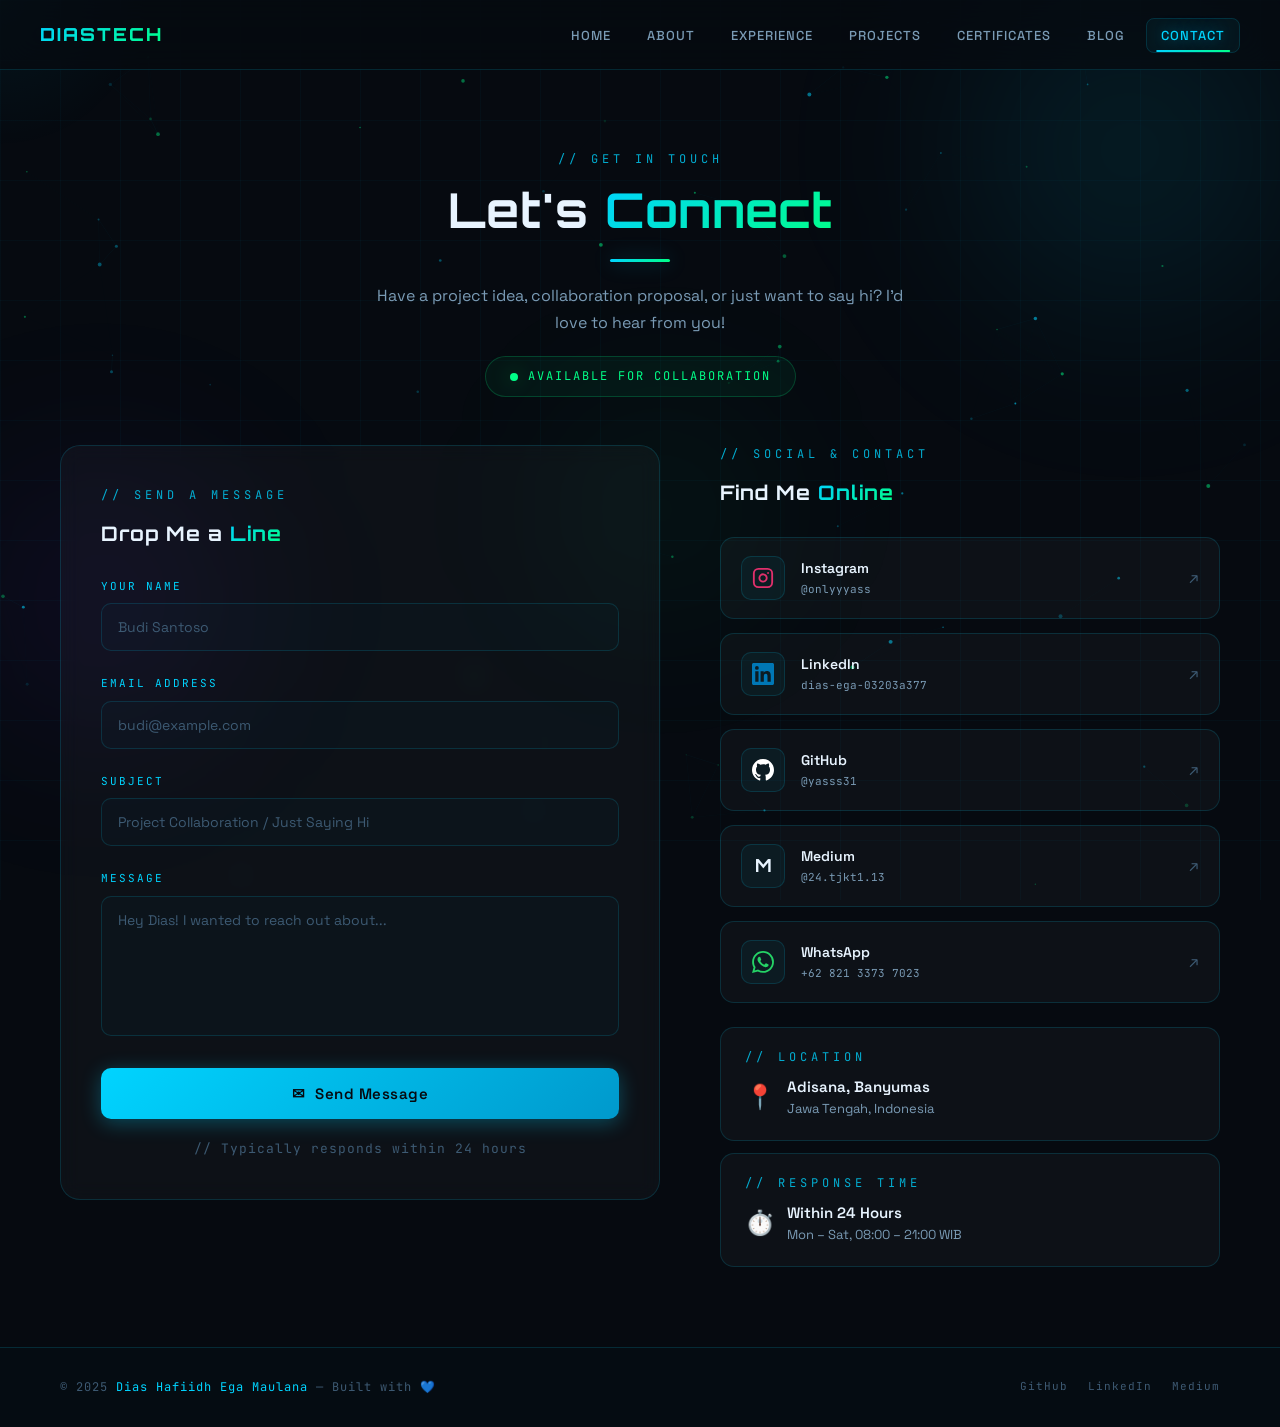
<file: contact.html>
<!DOCTYPE html>
<html lang="en">
<head>
  <meta charset="UTF-8">
  <meta name="viewport" content="width=device-width, initial-scale=1.0">
  <title>Contact — Dias Hafiidh Ega Maulana</title>
  <link rel="stylesheet" href="css/style.css">
</head>
<body>

<div class="cursor-glow"></div>
<div class="grid-bg"></div>
<div class="orb orb-1"></div>
<div class="orb orb-2"></div>
<div class="orb orb-3"></div>
<canvas id="bg-canvas"></canvas>
<div class="page-transition"></div>

<nav>
  <div class="nav-logo">DIASTECH</div>
  <ul class="nav-links">
    <li><a href="index.html">Home</a></li>
    <li><a href="about.html">About</a></li>
    <li><a href="experience.html">Experience</a></li>
    <li><a href="projects.html">Projects</a></li>
    <li><a href="certificates.html">Certificates</a></li>
    <li><a href="blog.html">Blog</a></li>
    <li><a href="contact.html" class="active">Contact</a></li>
  </ul>
  <div class="nav-hamburger" id="hamburger"><span></span><span></span><span></span></div>
</nav>

<div class="mobile-menu" id="mobile-menu">
  <span class="mobile-menu-close" id="menu-close">✕</span>
  <a href="index.html">Home</a>
  <a href="about.html">About</a>
  <a href="experience.html">Experience</a>
  <a href="projects.html">Projects</a>
  <a href="certificates.html">Certificates</a>
  <a href="blog.html">Blog</a>
  <a href="contact.html" class="active">Contact</a>
</div>

<main>
  <div class="section">

    <!-- HEADER -->
    <div style="margin-bottom:20px;text-align:center;" class="reveal">
      <div class="section-label" style="text-align:center;">// Get in Touch</div>
      <h1 class="section-title" style="text-align:center;">Let's <span class="highlight">Connect</span></h1>
      <div class="section-divider" style="margin:20px auto;"></div>
      <p class="section-subtitle" style="text-align:center;margin:0 auto;">Have a project idea, collaboration proposal, or just want to say hi? I'd love to hear from you!</p>
    </div>

    <!-- AVAILABILITY BADGE -->
    <div style="display:flex;justify-content:center;margin-bottom:48px;" class="reveal">
      <div style="display:inline-flex;align-items:center;gap:10px;background:rgba(0,255,136,0.05);border:1px solid rgba(0,255,136,0.2);border-radius:40px;padding:10px 24px;">
        <div style="width:8px;height:8px;border-radius:50%;background:var(--neon-green);animation:pulse 2s infinite;box-shadow:var(--glow-green);"></div>
        <span style="font-family:var(--font-code);font-size:12px;color:var(--neon-green);letter-spacing:2px;">AVAILABLE FOR COLLABORATION</span>
      </div>
    </div>

    <div class="contact-grid">

      <!-- FORM -->
      <div class="reveal-left">
        <div class="contact-form-wrap">
          <div style="margin-bottom:28px;">
            <div class="section-label">// Send a Message</div>
            <h2 style="font-family:var(--font-heading);font-size:20px;font-weight:700;letter-spacing:1px;">Drop Me a <span style="background:linear-gradient(135deg,var(--neon-blue),var(--neon-green));-webkit-background-clip:text;-webkit-text-fill-color:transparent;">Line</span></h2>
          </div>

          <form id="contact-form" novalidate>
            <div class="form-group">
              <label class="form-label" for="name">Your Name</label>
              <input type="text" id="name" name="name" class="form-input" placeholder="Budi Santoso" required>
            </div>

            <div class="form-group">
              <label class="form-label" for="email">Email Address</label>
              <input type="email" id="email" name="email" class="form-input" placeholder="budi@example.com" required>
            </div>

            <div class="form-group">
              <label class="form-label" for="subject">Subject</label>
              <input type="text" id="subject" name="subject" class="form-input" placeholder="Project Collaboration / Just Saying Hi">
            </div>

            <div class="form-group">
              <label class="form-label" for="message">Message</label>
              <textarea id="message" name="message" class="form-textarea" placeholder="Hey Dias! I wanted to reach out about..." required></textarea>
            </div>

            <button type="submit" class="btn btn-primary" style="width:100%;justify-content:center;font-size:15px;padding:16px;">
              <span>✉</span> Send Message
            </button>
          </form>

          <!-- Quick contact note -->
          <p style="margin-top:20px;font-size:13px;color:var(--text-dim);text-align:center;font-family:var(--font-code);letter-spacing:1px;">
            // Typically responds within 24 hours
          </p>
        </div>
      </div>

      <!-- SOCIAL LINKS -->
      <div class="reveal-right">
        <div style="margin-bottom:28px;">
          <div class="section-label">// Social & Contact</div>
          <h2 style="font-family:var(--font-heading);font-size:20px;font-weight:700;letter-spacing:1px;">Find Me <span style="background:linear-gradient(135deg,var(--neon-blue),var(--neon-green));-webkit-background-clip:text;-webkit-text-fill-color:transparent;">Online</span></h2>
        </div>

        <div class="social-links">

          <a href="https://www.instagram.com/onlyyyass" target="_blank" class="social-card">
            <div class="social-icon">
              <svg width="22" height="22" viewBox="0 0 24 24" fill="none" stroke="#E1306C" stroke-width="2" stroke-linecap="round" stroke-linejoin="round">
                <rect x="2" y="2" width="20" height="20" rx="5" ry="5"/>
                <path d="M16 11.37A4 4 0 1112.63 8 4 4 0 0116 11.37z"/>
                <line x1="17.5" y1="6.5" x2="17.51" y2="6.5"/>
              </svg>
            </div>
            <div class="social-info">
              <div class="social-name">Instagram</div>
              <div class="social-handle">@onlyyyass</div>
            </div>
            <span style="margin-left:auto;color:var(--text-dim);font-size:16px;">↗</span>
          </a>

          <a href="https://www.linkedin.com/in/dias-ega-03203a377" target="_blank" class="social-card">
            <div class="social-icon">
              <svg width="22" height="22" viewBox="0 0 24 24" fill="#0077B5">
                <path d="M20.447 20.452h-3.554v-5.569c0-1.328-.027-3.037-1.852-3.037-1.853 0-2.136 1.445-2.136 2.939v5.667H9.351V9h3.414v1.561h.046c.477-.9 1.637-1.85 3.37-1.85 3.601 0 4.267 2.37 4.267 5.455v6.286zM5.337 7.433a2.062 2.062 0 01-2.063-2.065 2.064 2.064 0 112.063 2.065zm1.782 13.019H3.555V9h3.564v11.452zM22.225 0H1.771C.792 0 0 .774 0 1.729v20.542C0 23.227.792 24 1.771 24h20.451C23.2 24 24 23.227 24 22.271V1.729C24 .774 23.2 0 22.222 0h.003z"/>
              </svg>
            </div>
            <div class="social-info">
              <div class="social-name">LinkedIn</div>
              <div class="social-handle">dias-ega-03203a377</div>
            </div>
            <span style="margin-left:auto;color:var(--text-dim);font-size:16px;">↗</span>
          </a>

          <a href="https://github.com/yasss31" target="_blank" class="social-card">
            <div class="social-icon">
              <svg width="22" height="22" viewBox="0 0 24 24" fill="#fff">
                <path d="M12 0C5.37 0 0 5.37 0 12c0 5.3 3.44 9.8 8.2 11.38.6.11.82-.26.82-.58v-2.02c-3.34.73-4.04-1.61-4.04-1.61-.55-1.39-1.34-1.76-1.34-1.76-1.09-.75.08-.73.08-.73 1.21.08 1.84 1.24 1.84 1.24 1.07 1.84 2.81 1.31 3.5 1 .11-.78.42-1.31.76-1.61-2.67-.3-5.47-1.33-5.47-5.93 0-1.31.47-2.38 1.24-3.22-.13-.3-.54-1.52.12-3.18 0 0 1.01-.32 3.3 1.23a11.5 11.5 0 0 1 3-.4c1.02 0 2.04.14 3 .4 2.28-1.55 3.29-1.23 3.29-1.23.66 1.66.25 2.88.12 3.18.77.84 1.24 1.91 1.24 3.22 0 4.61-2.81 5.63-5.48 5.92.43.37.81 1.1.81 2.22v3.29c0 .32.22.7.83.58C20.57 21.8 24 17.3 24 12c0-6.63-5.37-12-12-12z"/>
              </svg>
            </div>
            <div class="social-info">
              <div class="social-name">GitHub</div>
              <div class="social-handle">@yasss31</div>
            </div>
            <span style="margin-left:auto;color:var(--text-dim);font-size:16px;">↗</span>
          </a>

          <a href="https://medium.com/@24.tjkt1.13" target="_blank" class="social-card">
            <div class="social-icon" style="font-size:18px;font-weight:700;font-family:var(--font-heading);color:var(--text-primary);">M</div>
            <div class="social-info">
              <div class="social-name">Medium</div>
              <div class="social-handle">@24.tjkt1.13</div>
            </div>
            <span style="margin-left:auto;color:var(--text-dim);font-size:16px;">↗</span>
          </a>

          <a href="https://wa.me/6282133737023" target="_blank" class="social-card">
            <div class="social-icon">
              <svg width="22" height="22" viewBox="0 0 24 24" fill="#25D366">
                <path d="M17.472 14.382c-.297-.149-1.758-.867-2.03-.967-.273-.099-.471-.148-.67.15-.197.297-.767.966-.94 1.164-.173.199-.347.223-.644.075-.297-.15-1.255-.463-2.39-1.475-.883-.788-1.48-1.761-1.653-2.059-.173-.297-.018-.458.13-.606.134-.133.298-.347.446-.52.149-.174.198-.298.298-.497.099-.198.05-.371-.025-.52-.075-.149-.669-1.612-.916-2.207-.242-.579-.487-.5-.669-.51-.173-.008-.371-.01-.57-.01-.198 0-.52.074-.792.372-.272.297-1.04 1.016-1.04 2.479 0 1.462 1.065 2.875 1.213 3.074.149.198 2.096 3.2 5.077 4.487.709.306 1.262.489 1.694.625.712.227 1.36.195 1.871.118.571-.085 1.758-.719 2.006-1.413.248-.694.248-1.289.173-1.413-.074-.124-.272-.198-.57-.347m-5.421 7.403h-.004a9.87 9.87 0 01-5.031-1.378l-.361-.214-3.741.982.998-3.648-.235-.374a9.86 9.86 0 01-1.51-5.26c.001-5.45 4.436-9.884 9.888-9.884 2.64 0 5.122 1.03 6.988 2.898a9.825 9.825 0 012.893 6.994c-.003 5.45-4.437 9.884-9.885 9.884m8.413-18.297A11.815 11.815 0 0012.05 0C5.495 0 .16 5.335.157 11.892c0 2.096.547 4.142 1.588 5.945L.057 24l6.305-1.654a11.882 11.882 0 005.683 1.448h.005c6.554 0 11.89-5.335 11.893-11.893a11.821 11.821 0 00-3.48-8.413z"/>
              </svg>
            </div>
            <div class="social-info">
              <div class="social-name">WhatsApp</div>
              <div class="social-handle">+62 821 3373 7023</div>
            </div>
            <span style="margin-left:auto;color:var(--text-dim);font-size:16px;">↗</span>
          </a>

        </div>

        <!-- Location card -->
        <div style="margin-top:24px;background:var(--bg-card);border:1px solid var(--border);border-radius:14px;padding:20px 24px;">
          <div class="section-label" style="margin-bottom:8px;">// Location</div>
          <div style="display:flex;align-items:center;gap:12px;">
            <span style="font-size:24px;">📍</span>
            <div>
              <div style="font-weight:600;font-size:15px;">Adisana, Banyumas</div>
              <div style="font-size:13px;color:var(--text-secondary);">Jawa Tengah, Indonesia</div>
            </div>
          </div>
        </div>

        <!-- Response time card -->
        <div style="margin-top:12px;background:var(--bg-card);border:1px solid var(--border);border-radius:14px;padding:20px 24px;">
          <div class="section-label" style="margin-bottom:8px;">// Response Time</div>
          <div style="display:flex;align-items:center;gap:12px;">
            <span style="font-size:24px;">⏱️</span>
            <div>
              <div style="font-weight:600;font-size:15px;">Within 24 Hours</div>
              <div style="font-size:13px;color:var(--text-secondary);">Mon – Sat, 08:00 – 21:00 WIB</div>
            </div>
          </div>
        </div>

      </div>
    </div>

  </div>
</main>

<footer>
  <div class="footer-text">© 2025 <span>Dias Hafiidh Ega Maulana</span> — Built with 💙</div>
  <div class="footer-links">
    <a href="https://github.com/yasss31" target="_blank">GitHub</a>
    <a href="https://linkedin.com/in/dias-ega-03203a377" target="_blank">LinkedIn</a>
    <a href="https://medium.com/@24.tjkt1.13" target="_blank">Medium</a>
  </div>
</footer>

<style>
@keyframes pulse {
  0%,100%{transform:scale(1);opacity:1;}
  50%{transform:scale(1.4);opacity:0.6;}
}
</style>

<script src="js/script.js"></script>
<script>
  document.getElementById('hamburger').addEventListener('click', () => document.getElementById('mobile-menu').classList.add('open'));
  document.getElementById('menu-close').addEventListener('click', () => document.getElementById('mobile-menu').classList.remove('open'));
</script>
</body>
</html>
</file>
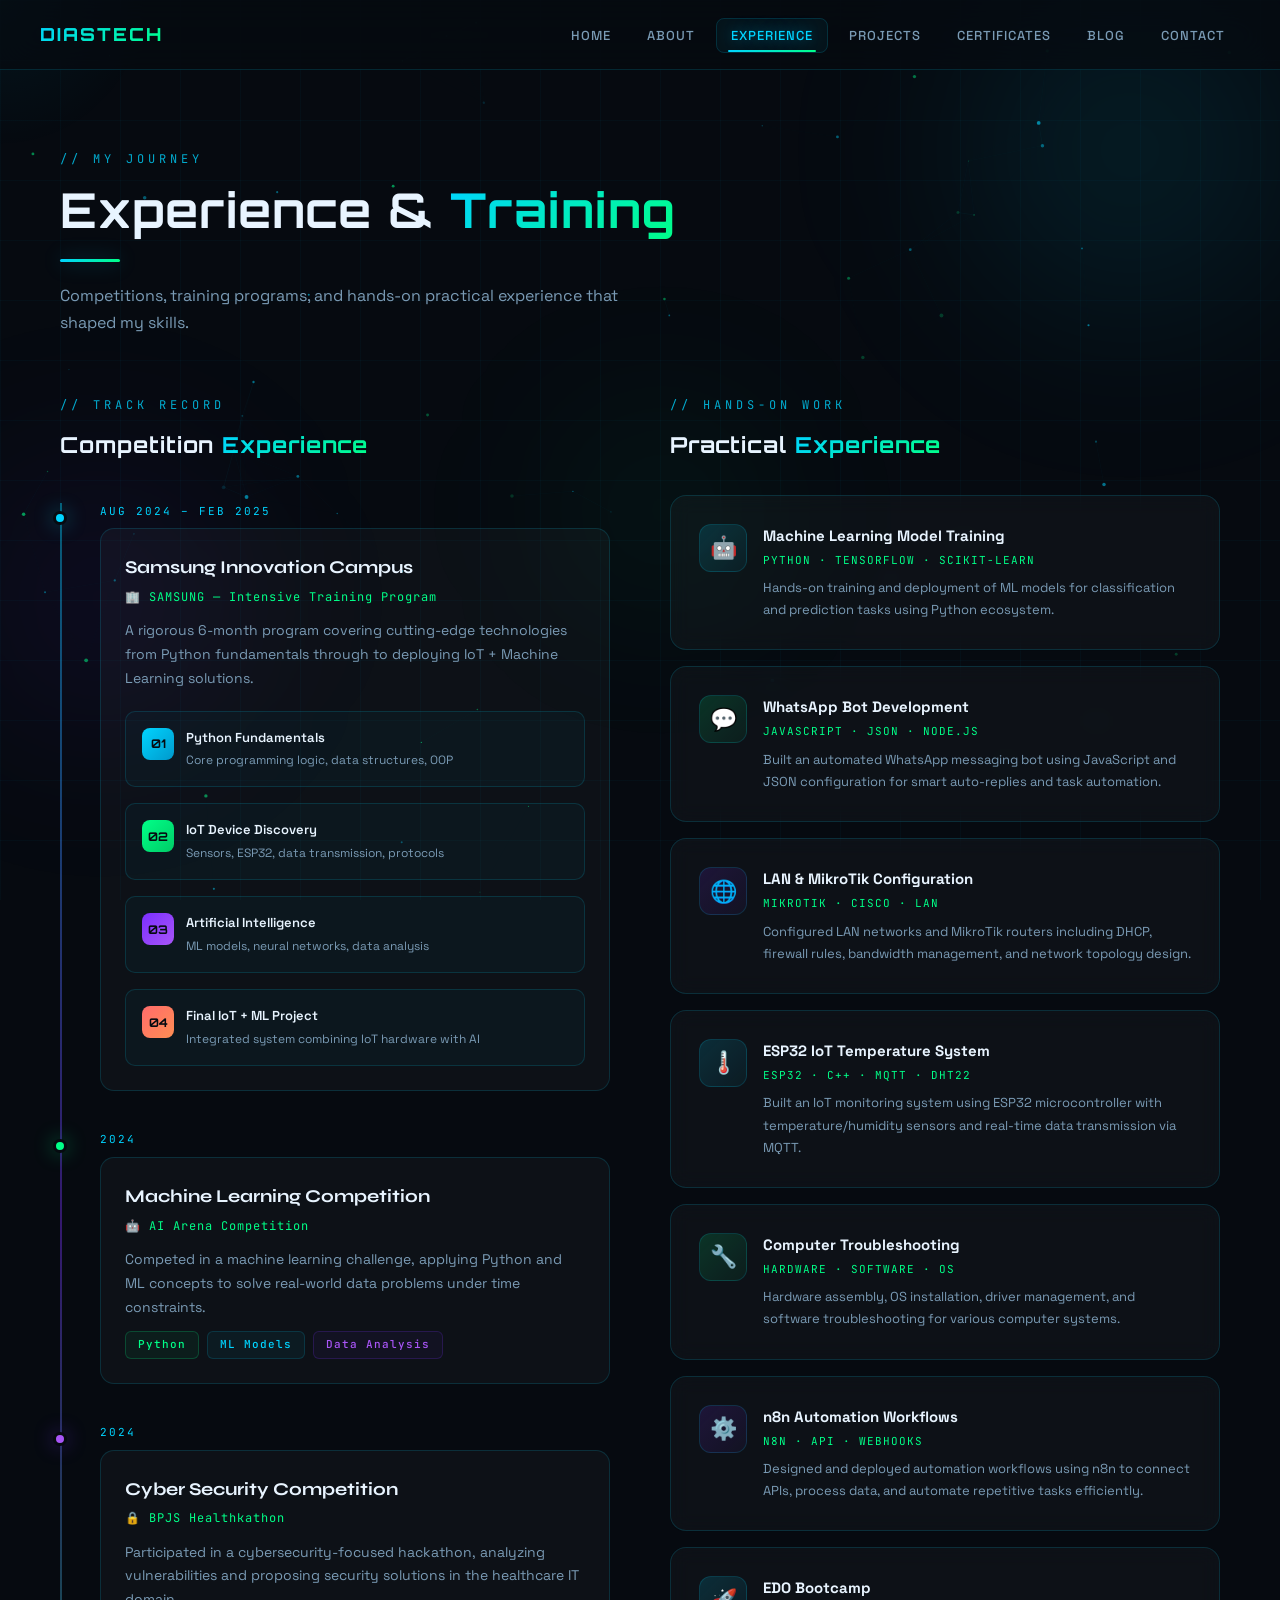
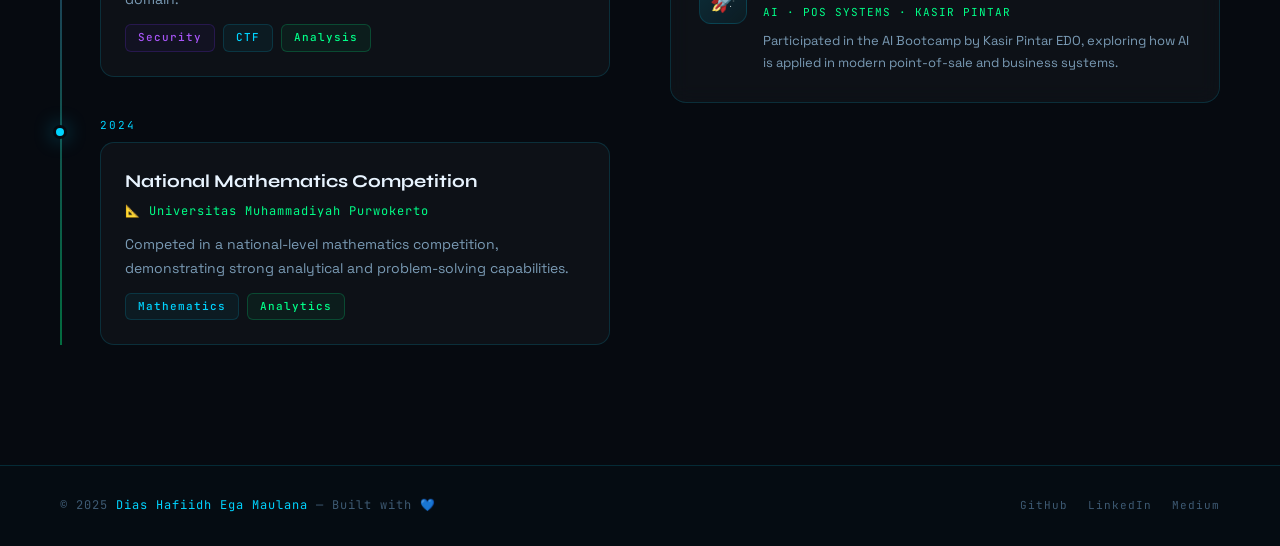
<file: experience.html>
<!DOCTYPE html>
<html lang="en">
<head>
  <meta charset="UTF-8">
  <meta name="viewport" content="width=device-width, initial-scale=1.0">
  <title>Experience — Dias Hafiidh Ega Maulana</title>
  <link rel="stylesheet" href="css/style.css">
</head>
<body>

<div class="cursor-glow"></div>
<div class="grid-bg"></div>
<div class="orb orb-1"></div>
<div class="orb orb-2"></div>
<div class="orb orb-3"></div>
<canvas id="bg-canvas"></canvas>
<div class="page-transition"></div>

<nav>
  <div class="nav-logo">DIASTECH</div>
  <ul class="nav-links">
    <li><a href="index.html">Home</a></li>
    <li><a href="about.html">About</a></li>
    <li><a href="experience.html" class="active">Experience</a></li>
    <li><a href="projects.html">Projects</a></li>
    <li><a href="certificates.html">Certificates</a></li>
    <li><a href="blog.html">Blog</a></li>
    <li><a href="contact.html">Contact</a></li>
  </ul>
  <div class="nav-hamburger" id="hamburger"><span></span><span></span><span></span></div>
</nav>

<div class="mobile-menu" id="mobile-menu">
  <span class="mobile-menu-close" id="menu-close">✕</span>
  <a href="index.html">Home</a>
  <a href="about.html">About</a>
  <a href="experience.html" class="active">Experience</a>
  <a href="projects.html">Projects</a>
  <a href="certificates.html">Certificates</a>
  <a href="blog.html">Blog</a>
  <a href="contact.html">Contact</a>
</div>

<main>
  <div class="section">

    <!-- HEADER -->
    <div style="margin-bottom:60px;" class="reveal">
      <div class="section-label">// My Journey</div>
      <h1 class="section-title">Experience & <span class="highlight">Training</span></h1>
      <div class="section-divider"></div>
      <p class="section-subtitle">Competitions, training programs, and hands-on practical experience that shaped my skills.</p>
    </div>

    <div style="display:grid;grid-template-columns:1fr 1fr;gap:60px;align-items:start;">

      <!-- LEFT: COMPETITION EXPERIENCE -->
      <div>
        <div class="reveal" style="margin-bottom:32px;">
          <div class="section-label">// Track Record</div>
          <h2 style="font-family:var(--font-heading);font-size:22px;font-weight:700;letter-spacing:1px;">Competition <span style="background:linear-gradient(135deg,var(--neon-blue),var(--neon-green));-webkit-background-clip:text;-webkit-text-fill-color:transparent;">Experience</span></h2>
        </div>

        <!-- SAMSUNG INNOVATION CAMPUS -->
        <div class="timeline">

          <div class="timeline-item">
            <div class="timeline-dot"></div>
            <div class="timeline-date">AUG 2024 – FEB 2025</div>
            <div class="timeline-card">
              <div class="timeline-title">Samsung Innovation Campus</div>
              <div class="timeline-org">🏢 SAMSUNG — Intensive Training Program</div>
              <p class="timeline-desc">A rigorous 6-month program covering cutting-edge technologies from Python fundamentals through to deploying IoT + Machine Learning solutions.</p>

              <div class="exp-stages" style="margin-top:20px;">
                <div class="stage-card">
                  <div class="stage-num">01</div>
                  <div>
                    <div style="font-weight:600;font-size:13px;margin-bottom:3px;">Python Fundamentals</div>
                    <div style="font-size:12px;color:var(--text-secondary);">Core programming logic, data structures, OOP</div>
                  </div>
                </div>
                <div class="stage-card">
                  <div class="stage-num" style="background:linear-gradient(135deg,var(--neon-green),#00CC66);">02</div>
                  <div>
                    <div style="font-weight:600;font-size:13px;margin-bottom:3px;">IoT Device Discovery</div>
                    <div style="font-size:12px;color:var(--text-secondary);">Sensors, ESP32, data transmission, protocols</div>
                  </div>
                </div>
                <div class="stage-card">
                  <div class="stage-num" style="background:linear-gradient(135deg,var(--purple),var(--purple-light));">03</div>
                  <div>
                    <div style="font-weight:600;font-size:13px;margin-bottom:3px;">Artificial Intelligence</div>
                    <div style="font-size:12px;color:var(--text-secondary);">ML models, neural networks, data analysis</div>
                  </div>
                </div>
                <div class="stage-card">
                  <div class="stage-num" style="background:linear-gradient(135deg,#FF6B6B,#FF8E53);">04</div>
                  <div>
                    <div style="font-weight:600;font-size:13px;margin-bottom:3px;">Final IoT + ML Project</div>
                    <div style="font-size:12px;color:var(--text-secondary);">Integrated system combining IoT hardware with AI</div>
                  </div>
                </div>
              </div>
            </div>
          </div>

          <div class="timeline-item">
            <div class="timeline-dot green"></div>
            <div class="timeline-date">2024</div>
            <div class="timeline-card">
              <div class="timeline-title">Machine Learning Competition</div>
              <div class="timeline-org">🤖 AI Arena Competition</div>
              <p class="timeline-desc">Competed in a machine learning challenge, applying Python and ML concepts to solve real-world data problems under time constraints.</p>
              <div style="margin-top:12px;display:flex;gap:8px;flex-wrap:wrap;">
                <span class="tag green">Python</span>
                <span class="tag">ML Models</span>
                <span class="tag purple">Data Analysis</span>
              </div>
            </div>
          </div>

          <div class="timeline-item">
            <div class="timeline-dot purple"></div>
            <div class="timeline-date">2024</div>
            <div class="timeline-card">
              <div class="timeline-title">Cyber Security Competition</div>
              <div class="timeline-org">🔒 BPJS Healthkathon</div>
              <p class="timeline-desc">Participated in a cybersecurity-focused hackathon, analyzing vulnerabilities and proposing security solutions in the healthcare IT domain.</p>
              <div style="margin-top:12px;display:flex;gap:8px;flex-wrap:wrap;">
                <span class="tag purple">Security</span>
                <span class="tag">CTF</span>
                <span class="tag green">Analysis</span>
              </div>
            </div>
          </div>

          <div class="timeline-item">
            <div class="timeline-dot"></div>
            <div class="timeline-date">2024</div>
            <div class="timeline-card">
              <div class="timeline-title">National Mathematics Competition</div>
              <div class="timeline-org">📐 Universitas Muhammadiyah Purwokerto</div>
              <p class="timeline-desc">Competed in a national-level mathematics competition, demonstrating strong analytical and problem-solving capabilities.</p>
              <div style="margin-top:12px;display:flex;gap:8px;flex-wrap:wrap;">
                <span class="tag">Mathematics</span>
                <span class="tag green">Analytics</span>
              </div>
            </div>
          </div>

        </div>
      </div>

      <!-- RIGHT: PRACTICAL EXPERIENCE -->
      <div>
        <div class="reveal" style="margin-bottom:32px;">
          <div class="section-label">// Hands-On Work</div>
          <h2 style="font-family:var(--font-heading);font-size:22px;font-weight:700;letter-spacing:1px;">Practical <span style="background:linear-gradient(135deg,var(--neon-blue),var(--neon-green));-webkit-background-clip:text;-webkit-text-fill-color:transparent;">Experience</span></h2>
        </div>

        <div style="display:flex;flex-direction:column;gap:16px;">

          <div class="card reveal">
            <div style="display:flex;gap:16px;align-items:flex-start;">
              <div style="width:48px;height:48px;border-radius:12px;background:linear-gradient(135deg,rgba(0,212,255,0.15),rgba(0,212,255,0.05));border:1px solid var(--border);display:flex;align-items:center;justify-content:center;font-size:22px;flex-shrink:0;">🤖</div>
              <div>
                <div style="font-weight:700;font-size:15px;margin-bottom:4px;">Machine Learning Model Training</div>
                <div style="font-family:var(--font-code);font-size:11px;color:var(--neon-green);letter-spacing:1px;margin-bottom:8px;">PYTHON · TENSORFLOW · SCIKIT-LEARN</div>
                <p style="font-size:13px;color:var(--text-secondary);line-height:1.7;">Hands-on training and deployment of ML models for classification and prediction tasks using Python ecosystem.</p>
              </div>
            </div>
          </div>

          <div class="card reveal">
            <div style="display:flex;gap:16px;align-items:flex-start;">
              <div style="width:48px;height:48px;border-radius:12px;background:linear-gradient(135deg,rgba(0,255,136,0.15),rgba(0,255,136,0.05));border:1px solid var(--border);display:flex;align-items:center;justify-content:center;font-size:22px;flex-shrink:0;">💬</div>
              <div>
                <div style="font-weight:700;font-size:15px;margin-bottom:4px;">WhatsApp Bot Development</div>
                <div style="font-family:var(--font-code);font-size:11px;color:var(--neon-green);letter-spacing:1px;margin-bottom:8px;">JAVASCRIPT · JSON · NODE.JS</div>
                <p style="font-size:13px;color:var(--text-secondary);line-height:1.7;">Built an automated WhatsApp messaging bot using JavaScript and JSON configuration for smart auto-replies and task automation.</p>
              </div>
            </div>
          </div>

          <div class="card reveal">
            <div style="display:flex;gap:16px;align-items:flex-start;">
              <div style="width:48px;height:48px;border-radius:12px;background:linear-gradient(135deg,rgba(123,47,255,0.15),rgba(123,47,255,0.05));border:1px solid var(--border);display:flex;align-items:center;justify-content:center;font-size:22px;flex-shrink:0;">🌐</div>
              <div>
                <div style="font-weight:700;font-size:15px;margin-bottom:4px;">LAN & MikroTik Configuration</div>
                <div style="font-family:var(--font-code);font-size:11px;color:var(--neon-green);letter-spacing:1px;margin-bottom:8px;">MIKROTIK · CISCO · LAN</div>
                <p style="font-size:13px;color:var(--text-secondary);line-height:1.7;">Configured LAN networks and MikroTik routers including DHCP, firewall rules, bandwidth management, and network topology design.</p>
              </div>
            </div>
          </div>

          <div class="card reveal">
            <div style="display:flex;gap:16px;align-items:flex-start;">
              <div style="width:48px;height:48px;border-radius:12px;background:linear-gradient(135deg,rgba(0,212,255,0.15),rgba(0,212,255,0.05));border:1px solid var(--border);display:flex;align-items:center;justify-content:center;font-size:22px;flex-shrink:0;">🌡️</div>
              <div>
                <div style="font-weight:700;font-size:15px;margin-bottom:4px;">ESP32 IoT Temperature System</div>
                <div style="font-family:var(--font-code);font-size:11px;color:var(--neon-green);letter-spacing:1px;margin-bottom:8px;">ESP32 · C++ · MQTT · DHT22</div>
                <p style="font-size:13px;color:var(--text-secondary);line-height:1.7;">Built an IoT monitoring system using ESP32 microcontroller with temperature/humidity sensors and real-time data transmission via MQTT.</p>
              </div>
            </div>
          </div>

          <div class="card reveal">
            <div style="display:flex;gap:16px;align-items:flex-start;">
              <div style="width:48px;height:48px;border-radius:12px;background:linear-gradient(135deg,rgba(0,255,136,0.15),rgba(0,255,136,0.05));border:1px solid var(--border);display:flex;align-items:center;justify-content:center;font-size:22px;flex-shrink:0;">🔧</div>
              <div>
                <div style="font-weight:700;font-size:15px;margin-bottom:4px;">Computer Troubleshooting</div>
                <div style="font-family:var(--font-code);font-size:11px;color:var(--neon-green);letter-spacing:1px;margin-bottom:8px;">HARDWARE · SOFTWARE · OS</div>
                <p style="font-size:13px;color:var(--text-secondary);line-height:1.7;">Hardware assembly, OS installation, driver management, and software troubleshooting for various computer systems.</p>
              </div>
            </div>
          </div>

          <div class="card reveal">
            <div style="display:flex;gap:16px;align-items:flex-start;">
              <div style="width:48px;height:48px;border-radius:12px;background:linear-gradient(135deg,rgba(123,47,255,0.15),rgba(123,47,255,0.05));border:1px solid var(--border);display:flex;align-items:center;justify-content:center;font-size:22px;flex-shrink:0;">⚙️</div>
              <div>
                <div style="font-weight:700;font-size:15px;margin-bottom:4px;">n8n Automation Workflows</div>
                <div style="font-family:var(--font-code);font-size:11px;color:var(--neon-green);letter-spacing:1px;margin-bottom:8px;">N8N · API · WEBHOOKS</div>
                <p style="font-size:13px;color:var(--text-secondary);line-height:1.7;">Designed and deployed automation workflows using n8n to connect APIs, process data, and automate repetitive tasks efficiently.</p>
              </div>
            </div>
          </div>

          <div class="card reveal">
            <div style="display:flex;gap:16px;align-items:flex-start;">
              <div style="width:48px;height:48px;border-radius:12px;background:linear-gradient(135deg,rgba(0,212,255,0.15),rgba(0,212,255,0.05));border:1px solid var(--border);display:flex;align-items:center;justify-content:center;font-size:22px;flex-shrink:0;">🚀</div>
              <div>
                <div style="font-weight:700;font-size:15px;margin-bottom:4px;">EDO Bootcamp</div>
                <div style="font-family:var(--font-code);font-size:11px;color:var(--neon-green);letter-spacing:1px;margin-bottom:8px;">AI · POS SYSTEMS · KASIR PINTAR</div>
                <p style="font-size:13px;color:var(--text-secondary);line-height:1.7;">Participated in the AI Bootcamp by Kasir Pintar EDO, exploring how AI is applied in modern point-of-sale and business systems.</p>
              </div>
            </div>
          </div>

        </div>
      </div>
    </div>

  </div>
</main>

<footer>
  <div class="footer-text">© 2025 <span>Dias Hafiidh Ega Maulana</span> — Built with 💙</div>
  <div class="footer-links">
    <a href="https://github.com/yasss31" target="_blank">GitHub</a>
    <a href="https://linkedin.com/in/dias-ega-03203a377" target="_blank">LinkedIn</a>
    <a href="https://medium.com/@24.tjkt1.13" target="_blank">Medium</a>
  </div>
</footer>

<script src="js/script.js"></script>
<script>
  document.getElementById('hamburger').addEventListener('click', () => document.getElementById('mobile-menu').classList.add('open'));
  document.getElementById('menu-close').addEventListener('click', () => document.getElementById('mobile-menu').classList.remove('open'));
</script>
</body>
</html>
</file>
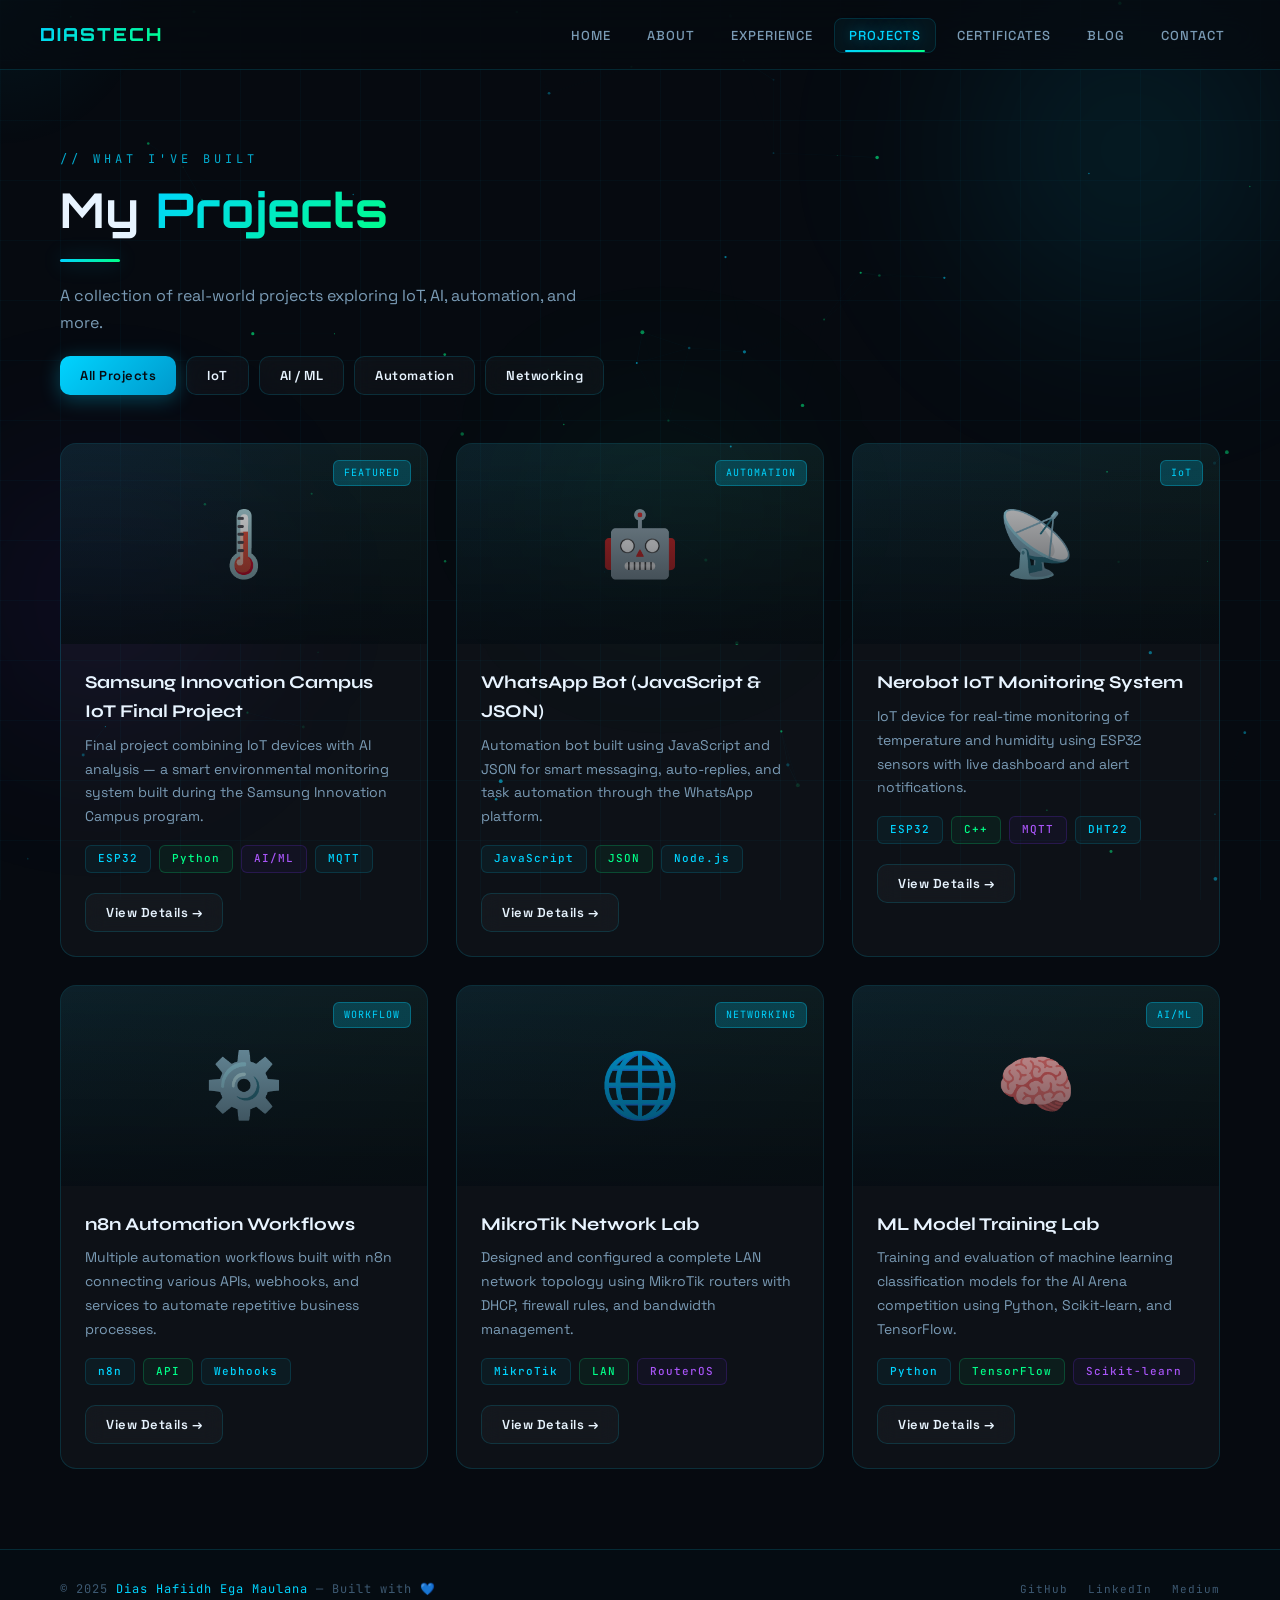
<file: projects.html>
<!DOCTYPE html>
<html lang="en">
<head>
  <meta charset="UTF-8">
  <meta name="viewport" content="width=device-width, initial-scale=1.0">
  <title>Projects — Dias Hafiidh Ega Maulana</title>
  <link rel="stylesheet" href="css/style.css">
  <style>
    /* Project Modal */
    .modal-overlay {
      position: fixed; inset: 0;
      background: rgba(6,10,16,0.92);
      backdrop-filter: blur(16px);
      z-index: 500;
      display: flex; align-items: center; justify-content: center;
      padding: 24px;
      opacity: 0;
      pointer-events: none;
      transition: opacity 0.3s ease;
    }
    .modal-overlay.open { opacity: 1; pointer-events: auto; }
    .modal {
      background: #0A1420;
      border: 1px solid var(--border-hover);
      border-radius: 20px;
      padding: 40px;
      max-width: 640px;
      width: 100%;
      position: relative;
      transform: scale(0.9);
      transition: transform 0.3s ease;
      box-shadow: 0 40px 80px rgba(0,212,255,0.15);
    }
    .modal-overlay.open .modal { transform: scale(1); }
    .modal-close {
      position: absolute; top: 20px; right: 20px;
      width: 36px; height: 36px;
      border-radius: 8px;
      background: var(--bg-card);
      border: 1px solid var(--border);
      color: var(--text-secondary);
      font-size: 18px;
      cursor: pointer;
      display: flex; align-items: center; justify-content: center;
      transition: var(--transition);
    }
    .modal-close:hover { border-color: var(--neon-blue); color: var(--neon-blue); }
    .modal-emoji { font-size: 56px; margin-bottom: 20px; }
    .modal-title { font-family: var(--font-heading); font-size: 22px; font-weight: 700; margin-bottom: 8px; letter-spacing: 1px; }
    .modal-org { font-family: var(--font-code); font-size: 12px; color: var(--neon-blue); letter-spacing: 2px; margin-bottom: 20px; }
    .modal-desc { font-size: 15px; color: var(--text-secondary); line-height: 1.8; margin-bottom: 24px; }
    .modal-tags { display: flex; flex-wrap: wrap; gap: 8px; margin-bottom: 28px; }
    .modal-features { margin-bottom: 28px; }
    .modal-features h4 { font-family: var(--font-code); font-size: 11px; color: var(--neon-green); letter-spacing: 2px; text-transform: uppercase; margin-bottom: 12px; }
    .modal-feature { display: flex; gap: 10px; align-items: flex-start; margin-bottom: 8px; font-size: 14px; color: var(--text-secondary); }
    .modal-feature::before { content: '▸'; color: var(--neon-blue); flex-shrink: 0; margin-top: 1px; }
  </style>
</head>
<body>

<div class="cursor-glow"></div>
<div class="grid-bg"></div>
<div class="orb orb-1"></div>
<div class="orb orb-2"></div>
<div class="orb orb-3"></div>
<canvas id="bg-canvas"></canvas>
<div class="page-transition"></div>

<!-- PROJECT MODAL -->
<div class="modal-overlay" id="modal-overlay">
  <div class="modal" id="modal">
    <button class="modal-close" id="modal-close">✕</button>
    <div id="modal-content"></div>
  </div>
</div>

<nav>
  <div class="nav-logo">DIASTECH</div>
  <ul class="nav-links">
    <li><a href="index.html">Home</a></li>
    <li><a href="about.html">About</a></li>
    <li><a href="experience.html">Experience</a></li>
    <li><a href="projects.html" class="active">Projects</a></li>
    <li><a href="certificates.html">Certificates</a></li>
    <li><a href="blog.html">Blog</a></li>
    <li><a href="contact.html">Contact</a></li>
  </ul>
  <div class="nav-hamburger" id="hamburger"><span></span><span></span><span></span></div>
</nav>

<div class="mobile-menu" id="mobile-menu">
  <span class="mobile-menu-close" id="menu-close">✕</span>
  <a href="index.html">Home</a>
  <a href="about.html">About</a>
  <a href="experience.html">Experience</a>
  <a href="projects.html" class="active">Projects</a>
  <a href="certificates.html">Certificates</a>
  <a href="blog.html">Blog</a>
  <a href="contact.html">Contact</a>
</div>

<main>
  <div class="section">

    <!-- HEADER -->
    <div style="margin-bottom:20px;" class="reveal">
      <div class="section-label">// What I've Built</div>
      <h1 class="section-title">My <span class="highlight">Projects</span></h1>
      <div class="section-divider"></div>
      <p class="section-subtitle">A collection of real-world projects exploring IoT, AI, automation, and more.</p>
    </div>

    <!-- FILTER TABS -->
    <div style="display:flex;gap:10px;flex-wrap:wrap;margin-bottom:48px;" class="reveal">
      <button class="btn btn-primary filter-btn" data-filter="all" style="padding:10px 20px;font-size:13px;">All Projects</button>
      <button class="btn btn-ghost filter-btn" data-filter="iot" style="padding:10px 20px;font-size:13px;">IoT</button>
      <button class="btn btn-ghost filter-btn" data-filter="ai" style="padding:10px 20px;font-size:13px;">AI / ML</button>
      <button class="btn btn-ghost filter-btn" data-filter="automation" style="padding:10px 20px;font-size:13px;">Automation</button>
      <button class="btn btn-ghost filter-btn" data-filter="networking" style="padding:10px 20px;font-size:13px;">Networking</button>
    </div>

    <div class="projects-grid" id="projects-container">

      <!-- PROJECT 1 -->
      <div class="project-card reveal" data-category="iot ai" data-project="0">
        <div class="project-image">
          <div class="project-image-bg">🌡️</div>
          <div class="project-image-overlay"></div>
          <span class="project-badge">FEATURED</span>
        </div>
        <div class="project-body">
          <h3 class="project-title">Samsung Innovation Campus IoT Final Project</h3>
          <p class="project-desc">Final project combining IoT devices with AI analysis — a smart environmental monitoring system built during the Samsung Innovation Campus program.</p>
          <div class="project-tags">
            <span class="tag">ESP32</span>
            <span class="tag green">Python</span>
            <span class="tag purple">AI/ML</span>
            <span class="tag">MQTT</span>
          </div>
          <button class="btn btn-ghost" style="font-size:13px;padding:10px 20px;" onclick="openModal(0)">View Details →</button>
        </div>
      </div>

      <!-- PROJECT 2 -->
      <div class="project-card reveal" data-category="automation" data-project="1">
        <div class="project-image">
          <div class="project-image-bg">🤖</div>
          <div class="project-image-overlay"></div>
          <span class="project-badge">AUTOMATION</span>
        </div>
        <div class="project-body">
          <h3 class="project-title">WhatsApp Bot (JavaScript & JSON)</h3>
          <p class="project-desc">Automation bot built using JavaScript and JSON for smart messaging, auto-replies, and task automation through the WhatsApp platform.</p>
          <div class="project-tags">
            <span class="tag">JavaScript</span>
            <span class="tag green">JSON</span>
            <span class="tag">Node.js</span>
          </div>
          <button class="btn btn-ghost" style="font-size:13px;padding:10px 20px;" onclick="openModal(1)">View Details →</button>
        </div>
      </div>

      <!-- PROJECT 3 -->
      <div class="project-card reveal" data-category="iot" data-project="2">
        <div class="project-image">
          <div class="project-image-bg">📡</div>
          <div class="project-image-overlay"></div>
          <span class="project-badge">IoT</span>
        </div>
        <div class="project-body">
          <h3 class="project-title">Nerobot IoT Monitoring System</h3>
          <p class="project-desc">IoT device for real-time monitoring of temperature and humidity using ESP32 sensors with live dashboard and alert notifications.</p>
          <div class="project-tags">
            <span class="tag">ESP32</span>
            <span class="tag green">C++</span>
            <span class="tag purple">MQTT</span>
            <span class="tag">DHT22</span>
          </div>
          <button class="btn btn-ghost" style="font-size:13px;padding:10px 20px;" onclick="openModal(2)">View Details →</button>
        </div>
      </div>

      <!-- PROJECT 4 -->
      <div class="project-card reveal" data-category="automation" data-project="3">
        <div class="project-image">
          <div class="project-image-bg">⚙️</div>
          <div class="project-image-overlay"></div>
          <span class="project-badge">WORKFLOW</span>
        </div>
        <div class="project-body">
          <h3 class="project-title">n8n Automation Workflows</h3>
          <p class="project-desc">Multiple automation workflows built with n8n connecting various APIs, webhooks, and services to automate repetitive business processes.</p>
          <div class="project-tags">
            <span class="tag">n8n</span>
            <span class="tag green">API</span>
            <span class="tag">Webhooks</span>
          </div>
          <button class="btn btn-ghost" style="font-size:13px;padding:10px 20px;" onclick="openModal(3)">View Details →</button>
        </div>
      </div>

      <!-- PROJECT 5 -->
      <div class="project-card reveal" data-category="networking" data-project="4">
        <div class="project-image">
          <div class="project-image-bg">🌐</div>
          <div class="project-image-overlay"></div>
          <span class="project-badge">NETWORKING</span>
        </div>
        <div class="project-body">
          <h3 class="project-title">MikroTik Network Lab</h3>
          <p class="project-desc">Designed and configured a complete LAN network topology using MikroTik routers with DHCP, firewall rules, and bandwidth management.</p>
          <div class="project-tags">
            <span class="tag">MikroTik</span>
            <span class="tag green">LAN</span>
            <span class="tag purple">RouterOS</span>
          </div>
          <button class="btn btn-ghost" style="font-size:13px;padding:10px 20px;" onclick="openModal(4)">View Details →</button>
        </div>
      </div>

      <!-- PROJECT 6 -->
      <div class="project-card reveal" data-category="ai" data-project="5">
        <div class="project-image">
          <div class="project-image-bg">🧠</div>
          <div class="project-image-overlay"></div>
          <span class="project-badge">AI/ML</span>
        </div>
        <div class="project-body">
          <h3 class="project-title">ML Model Training Lab</h3>
          <p class="project-desc">Training and evaluation of machine learning classification models for the AI Arena competition using Python, Scikit-learn, and TensorFlow.</p>
          <div class="project-tags">
            <span class="tag">Python</span>
            <span class="tag green">TensorFlow</span>
            <span class="tag purple">Scikit-learn</span>
          </div>
          <button class="btn btn-ghost" style="font-size:13px;padding:10px 20px;" onclick="openModal(5)">View Details →</button>
        </div>
      </div>

    </div>

  </div>
</main>

<footer>
  <div class="footer-text">© 2025 <span>Dias Hafiidh Ega Maulana</span> — Built with 💙</div>
  <div class="footer-links">
    <a href="https://github.com/yasss31" target="_blank">GitHub</a>
    <a href="https://linkedin.com/in/dias-ega-03203a377" target="_blank">LinkedIn</a>
    <a href="https://medium.com/@24.tjkt1.13" target="_blank">Medium</a>
  </div>
</footer>

<script src="js/script.js"></script>
<script>
  document.getElementById('hamburger').addEventListener('click', () => document.getElementById('mobile-menu').classList.add('open'));
  document.getElementById('menu-close').addEventListener('click', () => document.getElementById('mobile-menu').classList.remove('open'));

  // Project data
  const projects = [
    {
      emoji: '🌡️',
      title: 'Samsung Innovation Campus IoT Final Project',
      org: 'SAMSUNG INNOVATION CAMPUS · 2025',
      desc: 'The culminating project of the Samsung Innovation Campus program — an integrated smart monitoring system that combines IoT hardware with AI-powered analysis. The system collects real-time environmental data using ESP32 sensors and runs machine learning inference to predict anomalies and generate alerts.',
      tags: ['ESP32', 'Python', 'AI/ML', 'MQTT', 'TensorFlow', 'IoT'],
      features: [
        'Real-time temperature and humidity monitoring via ESP32 + DHT22',
        'MQTT protocol for wireless data transmission',
        'Python-based ML model for anomaly detection',
        'Dashboard for data visualization and alerts',
        'Automated notification system when thresholds are exceeded'
      ]
    },
    {
      emoji: '🤖',
      title: 'WhatsApp Bot (JavaScript & JSON)',
      org: 'PERSONAL PROJECT · 2024',
      desc: 'An automation bot built using JavaScript and JSON configuration for the WhatsApp messaging platform. The bot handles auto-replies, command processing, and integrates with external APIs to provide useful automated responses.',
      tags: ['JavaScript', 'JSON', 'Node.js', 'WhatsApp Web API', 'Automation'],
      features: [
        'Automated message replies based on keyword triggers',
        'JSON-based configuration for easy command management',
        'Integration with external APIs for dynamic responses',
        'Group message handling and broadcast support',
        'Logging and error handling system'
      ]
    },
    {
      emoji: '📡',
      title: 'Nerobot IoT Monitoring System',
      org: 'PERSONAL PROJECT · 2024',
      desc: 'A full IoT monitoring solution using ESP32 microcontroller with DHT22 sensors for real-time temperature and humidity tracking. Data is transmitted via MQTT to a cloud broker and displayed on a live dashboard with alert capabilities.',
      tags: ['ESP32', 'C++', 'MQTT', 'DHT22', 'IoT', 'Dashboard'],
      features: [
        'ESP32 with DHT22 sensor for environmental data collection',
        'MQTT protocol for efficient data transmission',
        'Real-time web dashboard for live monitoring',
        'Threshold-based alert system with notifications',
        'Historical data logging and export functionality'
      ]
    },
    {
      emoji: '⚙️',
      title: 'n8n Automation Workflows',
      org: 'PERSONAL PROJECT · 2024',
      desc: 'A series of automation workflows built with the n8n platform, connecting various services and APIs to eliminate repetitive tasks. Includes webhook triggers, API integrations, data transformation, and scheduled automation pipelines.',
      tags: ['n8n', 'API Integration', 'Webhooks', 'Automation', 'JSON'],
      features: [
        'Multi-step automation workflows connecting 5+ services',
        'Webhook triggers for real-time event processing',
        'API integrations with external services',
        'Scheduled cron jobs for recurring tasks',
        'Error handling and retry mechanisms'
      ]
    },
    {
      emoji: '🌐',
      title: 'MikroTik Network Lab',
      org: 'SCHOOL PROJECT · 2024',
      desc: 'A comprehensive network configuration project using MikroTik RouterOS. Designed a full LAN topology for a small office environment including routing, DHCP, firewall rules, and bandwidth management policies.',
      tags: ['MikroTik', 'RouterOS', 'LAN', 'DHCP', 'Firewall', 'Networking'],
      features: [
        'Complete LAN network topology design and implementation',
        'DHCP server configuration for automatic IP assignment',
        'Firewall rules and NAT configuration',
        'Bandwidth management and QoS policies',
        'Network monitoring and logging setup'
      ]
    },
    {
      emoji: '🧠',
      title: 'ML Model Training Lab',
      org: 'AI ARENA COMPETITION · 2024',
      desc: 'A machine learning project built for the AI Arena competition, involving data preprocessing, feature engineering, model training, and evaluation using Python\'s ML ecosystem. Applied multiple algorithms to solve a real-world classification problem.',
      tags: ['Python', 'TensorFlow', 'Scikit-learn', 'Pandas', 'NumPy', 'ML'],
      features: [
        'Data preprocessing and feature engineering pipeline',
        'Training and comparison of multiple ML algorithms',
        'Model evaluation with accuracy, precision, and recall metrics',
        'Hyperparameter tuning for performance optimization',
        'Visualization of training progress and results'
      ]
    }
  ];

  function openModal(index) {
    const p = projects[index];
    document.getElementById('modal-content').innerHTML = `
      <div class="modal-emoji">${p.emoji}</div>
      <div class="modal-title">${p.title}</div>
      <div class="modal-org">${p.org}</div>
      <p class="modal-desc">${p.desc}</p>
      <div class="modal-tags">${p.tags.map(t => `<span class="tag">${t}</span>`).join('')}</div>
      <div class="modal-features">
        <h4>// Key Features</h4>
        ${p.features.map(f => `<div class="modal-feature">${f}</div>`).join('')}
      </div>
      <a href="https://github.com/yasss31" target="_blank" class="btn btn-primary" style="width:100%;justify-content:center;">
        View on GitHub ↗
      </a>
    `;
    document.getElementById('modal-overlay').classList.add('open');
  }

  document.getElementById('modal-close').addEventListener('click', () => {
    document.getElementById('modal-overlay').classList.remove('open');
  });

  document.getElementById('modal-overlay').addEventListener('click', (e) => {
    if (e.target === document.getElementById('modal-overlay')) {
      document.getElementById('modal-overlay').classList.remove('open');
    }
  });

  // Filter buttons
  document.querySelectorAll('.filter-btn').forEach(btn => {
    btn.addEventListener('click', function() {
      document.querySelectorAll('.filter-btn').forEach(b => {
        b.className = 'btn btn-ghost filter-btn';
        b.style.padding = '10px 20px';
        b.style.fontSize = '13px';
      });
      this.className = 'btn btn-primary filter-btn';
      this.style.padding = '10px 20px';
      this.style.fontSize = '13px';

      const filter = this.dataset.filter;
      document.querySelectorAll('.project-card').forEach(card => {
        const cat = card.dataset.category || '';
        if (filter === 'all' || cat.includes(filter)) {
          card.style.display = '';
          card.style.animation = 'fadeInUp 0.4s ease forwards';
        } else {
          card.style.display = 'none';
        }
      });
    });
  });
</script>
</body>
</html>
</file>
<file: css/style.css>
/* ============================================================
   PORTFOLIO - DIAS HAFIIDH EGA MAULANA
   Futuristic Tech Dark Theme
   ============================================================ */

@import url('https://fonts.googleapis.com/css2?family=Orbitron:wght@400;500;600;700;800;900&family=Syne:wght@400;500;600;700;800&family=Space+Grotesk:wght@300;400;500;600;700&family=JetBrains+Mono:wght@300;400;500;600&display=swap');

/* ─── CSS VARIABLES ─── */
:root {
  --neon-blue: #00D4FF;
  --neon-green: #00FF88;
  --bg-dark: #060A10;
  --bg-card: rgba(255,255,255,0.03);
  --bg-card-hover: rgba(0,212,255,0.06);
  --purple: #7B2FFF;
  --purple-light: #A855F7;
  --border: rgba(0,212,255,0.15);
  --border-hover: rgba(0,212,255,0.5);
  --text-primary: #E8F4FF;
  --text-secondary: #7A9BB5;
  --text-dim: #3D5A73;
  --glow-blue: 0 0 20px rgba(0,212,255,0.4);
  --glow-green: 0 0 20px rgba(0,255,136,0.4);
  --glow-purple: 0 0 20px rgba(123,47,255,0.4);
  --font-heading: 'Orbitron', sans-serif;
  --font-display: 'Syne', sans-serif;
  --font-body: 'Space Grotesk', sans-serif;
  --font-code: 'JetBrains Mono', monospace;
  --transition: all 0.3s cubic-bezier(0.4,0,0.2,1);
  --transition-slow: all 0.6s cubic-bezier(0.4,0,0.2,1);
}

/* ─── RESET & BASE ─── */
*, *::before, *::after { box-sizing: border-box; margin: 0; padding: 0; }

html { scroll-behavior: smooth; font-size: 16px; }

body {
  font-family: var(--font-body);
  background: var(--bg-dark);
  color: var(--text-primary);
  min-height: 100vh;
  overflow-x: hidden;
  line-height: 1.6;
}

a { text-decoration: none; color: inherit; }
ul { list-style: none; }
img { max-width: 100%; display: block; }
button { cursor: pointer; border: none; background: none; font-family: var(--font-body); }

/* ─── SCROLLBAR ─── */
::-webkit-scrollbar { width: 6px; }
::-webkit-scrollbar-track { background: var(--bg-dark); }
::-webkit-scrollbar-thumb { background: var(--neon-blue); border-radius: 3px; }

/* ─── LOADING SCREEN ─── */
#loading-screen {
  position: fixed; inset: 0;
  background: var(--bg-dark);
  display: flex;
  flex-direction: column;
  align-items: center;
  justify-content: center;
  z-index: 9999;
  transition: opacity 0.8s ease, filter 0.8s ease;
}

#loading-screen.blur-out {
  opacity: 0;
  filter: blur(20px);
  pointer-events: none;
}

.loading-icons {
  display: flex;
  gap: 24px;
  margin-bottom: 32px;
  animation: fadeInDown 0.8s ease 0.2s both;
}

.loading-icon {
  width: 52px; height: 52px;
  border: 1.5px solid var(--border);
  border-radius: 12px;
  display: flex;
  align-items: center;
  justify-content: center;
  background: var(--bg-card);
  backdrop-filter: blur(10px);
  transition: var(--transition);
  font-size: 22px;
  position: relative;
  overflow: hidden;
}

.loading-icon::before {
  content: '';
  position: absolute;
  inset: 0;
  background: linear-gradient(135deg, transparent, rgba(0,212,255,0.1));
  opacity: 0;
  transition: var(--transition);
}

.loading-icon:hover { border-color: var(--neon-blue); box-shadow: var(--glow-blue); }
.loading-icon:hover::before { opacity: 1; }

.loading-title {
  font-family: var(--font-heading);
  font-size: clamp(24px, 4vw, 42px);
  font-weight: 700;
  text-align: center;
  line-height: 1.3;
  animation: fadeInUp 0.8s ease 0.4s both;
  letter-spacing: 2px;
}

.loading-title span {
  display: block;
  background: linear-gradient(135deg, var(--neon-blue), var(--neon-green));
  -webkit-background-clip: text;
  -webkit-text-fill-color: transparent;
  background-clip: text;
}

.loading-domain {
  font-family: var(--font-code);
  font-size: 14px;
  color: var(--text-secondary);
  margin-top: 16px;
  letter-spacing: 3px;
  animation: fadeInUp 0.8s ease 0.6s both;
}

.loading-bar-wrap {
  width: 200px;
  height: 2px;
  background: var(--border);
  border-radius: 2px;
  margin-top: 32px;
  overflow: hidden;
  animation: fadeIn 0.5s ease 0.8s both;
}

.loading-bar {
  height: 100%;
  background: linear-gradient(90deg, var(--neon-blue), var(--neon-green));
  border-radius: 2px;
  animation: loadBar 2.5s ease forwards;
  box-shadow: var(--glow-blue);
}

@keyframes loadBar {
  from { width: 0; }
  to { width: 100%; }
}

/* ─── CANVAS BG ─── */
#bg-canvas {
  position: fixed;
  top: 0; left: 0;
  width: 100%; height: 100%;
  pointer-events: none;
  z-index: 0;
}

/* ─── GRID BACKGROUND ─── */
.grid-bg {
  position: fixed; inset: 0;
  background-image:
    linear-gradient(rgba(0,212,255,0.03) 1px, transparent 1px),
    linear-gradient(90deg, rgba(0,212,255,0.03) 1px, transparent 1px);
  background-size: 60px 60px;
  pointer-events: none;
  z-index: 0;
}

/* ─── ORBS ─── */
.orb {
  position: fixed;
  border-radius: 50%;
  filter: blur(80px);
  pointer-events: none;
  z-index: 0;
  animation: orbFloat 10s ease-in-out infinite alternate;
}
.orb-1 { width: 500px; height: 500px; background: radial-gradient(circle, rgba(0,212,255,0.12) 0%, transparent 70%); top: -100px; right: -100px; }
.orb-2 { width: 400px; height: 400px; background: radial-gradient(circle, rgba(123,47,255,0.1) 0%, transparent 70%); bottom: 100px; left: -100px; animation-delay: -5s; }
.orb-3 { width: 300px; height: 300px; background: radial-gradient(circle, rgba(0,255,136,0.08) 0%, transparent 70%); top: 40%; left: 40%; animation-delay: -3s; }

@keyframes orbFloat {
  from { transform: translate(0, 0) scale(1); }
  to { transform: translate(30px, 20px) scale(1.1); }
}

/* ─── LAYOUT WRAPPER ─── */
.page-wrapper {
  position: relative;
  z-index: 1;
  min-height: 100vh;
}

/* ─── NAVBAR ─── */
nav {
  position: fixed;
  top: 0; left: 0; right: 0;
  z-index: 100;
  padding: 0 40px;
  height: 70px;
  display: flex;
  align-items: center;
  justify-content: space-between;
  background: rgba(6,10,16,0.7);
  backdrop-filter: blur(20px);
  border-bottom: 1px solid var(--border);
  transition: var(--transition);
}

nav.scrolled {
  background: rgba(6,10,16,0.95);
  box-shadow: 0 4px 30px rgba(0,212,255,0.05);
}

.nav-logo {
  font-family: var(--font-heading);
  font-size: 18px;
  font-weight: 800;
  letter-spacing: 2px;
  background: linear-gradient(135deg, var(--neon-blue), var(--neon-green));
  -webkit-background-clip: text;
  -webkit-text-fill-color: transparent;
  background-clip: text;
}

.nav-logo span {
  font-size: 11px;
  font-family: var(--font-code);
  -webkit-text-fill-color: var(--text-secondary);
  display: block;
  letter-spacing: 3px;
}

.nav-links {
  display: flex;
  gap: 6px;
  align-items: center;
}

.nav-links a {
  font-family: var(--font-body);
  font-size: 13px;
  font-weight: 500;
  letter-spacing: 1px;
  color: var(--text-secondary);
  padding: 8px 14px;
  border-radius: 8px;
  border: 1px solid transparent;
  transition: var(--transition);
  position: relative;
  overflow: hidden;
  text-transform: uppercase;
}

.nav-links a::before {
  content: '';
  position: absolute;
  bottom: 0; left: 50%;
  transform: translateX(-50%);
  width: 0; height: 2px;
  background: linear-gradient(90deg, var(--neon-blue), var(--neon-green));
  transition: width 0.3s ease;
  border-radius: 2px;
}

.nav-links a:hover, .nav-links a.active {
  color: var(--neon-blue);
  border-color: var(--border);
  background: rgba(0,212,255,0.05);
}

.nav-links a:hover::before, .nav-links a.active::before { width: 80%; }

.nav-links a.active {
  color: var(--neon-blue);
  text-shadow: 0 0 15px rgba(0,212,255,0.5);
}

.nav-hamburger {
  display: none;
  flex-direction: column;
  gap: 5px;
  cursor: pointer;
  padding: 8px;
}

.nav-hamburger span {
  display: block;
  width: 24px; height: 2px;
  background: var(--neon-blue);
  border-radius: 2px;
  transition: var(--transition);
}

/* ─── MAIN CONTENT ─── */
main {
  padding-top: 70px;
  position: relative;
  z-index: 1;
}

/* ─── SECTION COMMON ─── */
.section {
  padding: 80px 60px;
  max-width: 1280px;
  margin: 0 auto;
}

.section-label {
  font-family: var(--font-code);
  font-size: 12px;
  letter-spacing: 4px;
  color: var(--neon-blue);
  text-transform: uppercase;
  margin-bottom: 12px;
  opacity: 0.8;
}

.section-title {
  font-family: var(--font-heading);
  font-size: clamp(28px, 4vw, 48px);
  font-weight: 700;
  line-height: 1.2;
  letter-spacing: 1px;
  margin-bottom: 16px;
}

.section-title .highlight {
  background: linear-gradient(135deg, var(--neon-blue), var(--neon-green));
  -webkit-background-clip: text;
  -webkit-text-fill-color: transparent;
  background-clip: text;
}

.section-subtitle {
  font-size: 16px;
  color: var(--text-secondary);
  max-width: 560px;
  line-height: 1.7;
}

.section-divider {
  width: 60px; height: 3px;
  background: linear-gradient(90deg, var(--neon-blue), var(--neon-green));
  border-radius: 3px;
  margin: 20px 0;
  box-shadow: var(--glow-blue);
}

/* ─── BUTTONS ─── */
.btn {
  display: inline-flex;
  align-items: center;
  gap: 10px;
  padding: 14px 28px;
  border-radius: 10px;
  font-family: var(--font-body);
  font-size: 14px;
  font-weight: 600;
  letter-spacing: 0.5px;
  transition: var(--transition);
  position: relative;
  overflow: hidden;
}

.btn::before {
  content: '';
  position: absolute;
  inset: 0;
  opacity: 0;
  transition: opacity 0.3s ease;
}

.btn-primary {
  background: linear-gradient(135deg, var(--neon-blue), #0099CC);
  color: var(--bg-dark);
  box-shadow: 0 4px 20px rgba(0,212,255,0.3);
}

.btn-primary:hover {
  transform: translateY(-2px);
  box-shadow: 0 8px 30px rgba(0,212,255,0.5);
}

.btn-secondary {
  background: transparent;
  color: var(--neon-blue);
  border: 1.5px solid var(--neon-blue);
}

.btn-secondary:hover {
  background: rgba(0,212,255,0.1);
  box-shadow: var(--glow-blue);
  transform: translateY(-2px);
}

.btn-ghost {
  background: var(--bg-card);
  color: var(--text-primary);
  border: 1px solid var(--border);
  backdrop-filter: blur(10px);
}

.btn-ghost:hover {
  border-color: var(--neon-blue);
  color: var(--neon-blue);
  transform: translateY(-2px);
}

/* Ripple effect */
.btn .ripple {
  position: absolute;
  border-radius: 50%;
  background: rgba(255,255,255,0.3);
  animation: rippleAnim 0.6s ease-out forwards;
  pointer-events: none;
}

@keyframes rippleAnim {
  from { transform: scale(0); opacity: 1; }
  to { transform: scale(4); opacity: 0; }
}

/* ─── CARDS ─── */
.card {
  background: var(--bg-card);
  border: 1px solid var(--border);
  border-radius: 16px;
  padding: 28px;
  transition: var(--transition);
  backdrop-filter: blur(10px);
  position: relative;
  overflow: hidden;
}

.card::before {
  content: '';
  position: absolute;
  inset: 0;
  background: linear-gradient(135deg, rgba(0,212,255,0.03), rgba(0,255,136,0.02));
  opacity: 0;
  transition: opacity 0.3s ease;
  border-radius: inherit;
}

.card:hover {
  border-color: var(--border-hover);
  transform: translateY(-4px);
  box-shadow: 0 20px 40px rgba(0,212,255,0.1), var(--glow-blue);
}

.card:hover::before { opacity: 1; }

/* ─── TAGS ─── */
.tag {
  display: inline-flex;
  align-items: center;
  padding: 4px 12px;
  border-radius: 6px;
  font-family: var(--font-code);
  font-size: 11px;
  font-weight: 500;
  letter-spacing: 1px;
  border: 1px solid var(--border);
  color: var(--neon-blue);
  background: rgba(0,212,255,0.05);
  transition: var(--transition);
}

.tag:hover {
  border-color: var(--neon-blue);
  background: rgba(0,212,255,0.1);
  box-shadow: 0 0 10px rgba(0,212,255,0.2);
}

.tag.green { color: var(--neon-green); background: rgba(0,255,136,0.05); border-color: rgba(0,255,136,0.2); }
.tag.purple { color: var(--purple-light); background: rgba(123,47,255,0.05); border-color: rgba(123,47,255,0.2); }

/* ─── HOME PAGE ─── */
.home-hero {
  min-height: calc(100vh - 70px);
  display: grid;
  grid-template-columns: 1fr 1fr;
  align-items: center;
  gap: 60px;
  padding: 60px;
  max-width: 1280px;
  margin: 0 auto;
}

.hero-left {}

.hero-greeting {
  font-family: var(--font-code);
  font-size: 14px;
  color: var(--neon-green);
  letter-spacing: 3px;
  margin-bottom: 20px;
  opacity: 0;
  animation: fadeInUp 0.6s ease 0.3s forwards;
}

.hero-name {
  font-family: var(--font-heading);
  font-size: clamp(36px, 5vw, 62px);
  font-weight: 900;
  line-height: 1.1;
  letter-spacing: -1px;
  margin-bottom: 12px;
  opacity: 0;
  animation: fadeInUp 0.6s ease 0.5s forwards;
}

.hero-name .line1 { display: block; color: var(--text-primary); }
.hero-name .line2 {
  display: block;
  background: linear-gradient(135deg, var(--neon-blue) 0%, var(--neon-green) 100%);
  -webkit-background-clip: text;
  -webkit-text-fill-color: transparent;
  background-clip: text;
}

.hero-subtitle {
  font-family: var(--font-display);
  font-size: 20px;
  font-weight: 600;
  color: var(--neon-blue);
  margin-bottom: 20px;
  opacity: 0;
  animation: fadeInUp 0.6s ease 0.7s forwards;
  letter-spacing: 1px;
}

.hero-subtitle .typing-cursor {
  animation: blink 1s infinite;
  color: var(--neon-green);
}

@keyframes blink { 0%,100%{opacity:1;} 50%{opacity:0;} }

.hero-desc {
  font-size: 15px;
  color: var(--text-secondary);
  line-height: 1.8;
  max-width: 480px;
  margin-bottom: 36px;
  opacity: 0;
  animation: fadeInUp 0.6s ease 0.9s forwards;
}

.hero-buttons {
  display: flex;
  gap: 16px;
  flex-wrap: wrap;
  margin-bottom: 40px;
  opacity: 0;
  animation: fadeInUp 0.6s ease 1.1s forwards;
}

.hero-tags {
  display: flex;
  gap: 8px;
  flex-wrap: wrap;
  opacity: 0;
  animation: fadeInUp 0.6s ease 1.3s forwards;
}

/* ─── HERO RIGHT ─── */
.hero-right {
  display: flex;
  align-items: center;
  justify-content: center;
  opacity: 0;
  animation: fadeIn 1s ease 0.8s forwards;
}

.hero-visual {
  width: 420px;
  height: 420px;
  position: relative;
}

.hero-avatar-ring {
  width: 100%; height: 100%;
  border-radius: 50%;
  border: 1px solid var(--border);
  display: flex;
  align-items: center;
  justify-content: center;
  position: relative;
  animation: rotateSlow 20s linear infinite;
}

.hero-avatar-ring::before {
  content: '';
  position: absolute;
  inset: -2px;
  border-radius: 50%;
  background: conic-gradient(from 0deg, var(--neon-blue), transparent, var(--neon-green), transparent, var(--neon-blue));
  animation: rotateSlow 4s linear infinite;
  -webkit-mask: radial-gradient(farthest-side, transparent calc(100% - 2px), white calc(100% - 2px));
  mask: radial-gradient(farthest-side, transparent calc(100% - 2px), white calc(100% - 2px));
  filter: blur(0.5px);
}

@keyframes rotateSlow { from{transform:rotate(0deg);} to{transform:rotate(360deg);} }

.hero-avatar-inner {
  width: 280px; height: 280px;
  border-radius: 50%;
  background: linear-gradient(135deg, rgba(0,212,255,0.1), rgba(0,255,136,0.05));
  border: 1px solid rgba(0,212,255,0.2);
  display: flex;
  align-items: center;
  justify-content: center;
  font-size: 100px;
  animation: floatAvatar 4s ease-in-out infinite;
  position: relative;
  overflow: hidden;
}

.hero-avatar-inner::before {
  content: '';
  position: absolute;
  inset: 0;
  background: radial-gradient(circle at 40% 40%, rgba(0,212,255,0.15), transparent 60%);
}

@keyframes floatAvatar {
  0%,100%{transform:translateY(0);} 50%{transform:translateY(-12px);}
}

/* Orbiting dots */
.orbit-dot {
  position: absolute;
  width: 10px; height: 10px;
  border-radius: 50%;
  background: var(--neon-blue);
  box-shadow: var(--glow-blue);
}

.orbit-dot:nth-child(1) { top: 10%; left: 50%; animation: orbit1 6s linear infinite; }
.orbit-dot:nth-child(2) { background: var(--neon-green); box-shadow: var(--glow-green); animation: orbit2 8s linear infinite; }
.orbit-dot:nth-child(3) { background: var(--purple-light); box-shadow: var(--glow-purple); animation: orbit3 10s linear infinite; }

@keyframes orbit1 { 0%{transform:rotate(0deg) translateX(200px);} 100%{transform:rotate(360deg) translateX(200px);} }
@keyframes orbit2 { 0%{transform:rotate(120deg) translateX(180px);} 100%{transform:rotate(480deg) translateX(180px);} }
@keyframes orbit3 { 0%{transform:rotate(240deg) translateX(170px);} 100%{transform:rotate(600deg) translateX(170px);} }

/* Floating tech labels */
.tech-label {
  position: absolute;
  padding: 8px 16px;
  background: var(--bg-card);
  border: 1px solid var(--border);
  border-radius: 8px;
  font-family: var(--font-code);
  font-size: 11px;
  color: var(--neon-blue);
  backdrop-filter: blur(10px);
  white-space: nowrap;
}

.tech-label-1 { top: 15%; right: -10%; animation: floatLabel1 4s ease-in-out infinite; }
.tech-label-2 { bottom: 20%; left: -12%; animation: floatLabel2 5s ease-in-out infinite; color: var(--neon-green); border-color: rgba(0,255,136,0.2); }
.tech-label-3 { bottom: 40%; right: -15%; animation: floatLabel1 6s ease-in-out infinite reverse; color: var(--purple-light); border-color: rgba(168,85,247,0.2); }

@keyframes floatLabel1 { 0%,100%{transform:translateY(0);} 50%{transform:translateY(-8px);} }
@keyframes floatLabel2 { 0%,100%{transform:translateY(0);} 50%{transform:translateY(8px);} }

/* ─── SCROLL INDICATOR ─── */
.scroll-indicator {
  position: absolute;
  bottom: 30px;
  left: 50%;
  transform: translateX(-50%);
  display: flex;
  flex-direction: column;
  align-items: center;
  gap: 8px;
  opacity: 0;
  animation: fadeIn 1s ease 2s forwards;
}

.scroll-mouse {
  width: 24px; height: 38px;
  border: 2px solid var(--border);
  border-radius: 12px;
  display: flex;
  justify-content: center;
  padding-top: 6px;
}

.scroll-wheel {
  width: 4px; height: 8px;
  background: var(--neon-blue);
  border-radius: 2px;
  animation: scrollWheel 2s ease-in-out infinite;
  box-shadow: var(--glow-blue);
}

@keyframes scrollWheel {
  0%,100%{transform:translateY(0);opacity:1;}
  50%{transform:translateY(8px);opacity:0.3;}
}

.scroll-text {
  font-family: var(--font-code);
  font-size: 10px;
  color: var(--text-dim);
  letter-spacing: 2px;
}

/* ─── STATS SECTION ─── */
.stats-strip {
  border-top: 1px solid var(--border);
  border-bottom: 1px solid var(--border);
  background: rgba(0,212,255,0.02);
  padding: 30px 60px;
  display: flex;
  justify-content: center;
  gap: 80px;
}

.stat-item {
  display: flex;
  flex-direction: column;
  align-items: center;
  gap: 4px;
}

.stat-number {
  font-family: var(--font-heading);
  font-size: 36px;
  font-weight: 800;
  background: linear-gradient(135deg, var(--neon-blue), var(--neon-green));
  -webkit-background-clip: text;
  -webkit-text-fill-color: transparent;
  background-clip: text;
}

.stat-label {
  font-family: var(--font-code);
  font-size: 11px;
  color: var(--text-secondary);
  letter-spacing: 2px;
  text-transform: uppercase;
}

/* ─── SKILLS PREVIEW ─── */
.skills-grid {
  display: grid;
  grid-template-columns: repeat(auto-fill, minmax(180px, 1fr));
  gap: 16px;
  margin-top: 40px;
}

.skill-card {
  background: var(--bg-card);
  border: 1px solid var(--border);
  border-radius: 12px;
  padding: 20px;
  text-align: center;
  transition: var(--transition);
  cursor: default;
}

.skill-card:hover {
  border-color: var(--neon-blue);
  transform: translateY(-4px);
  box-shadow: var(--glow-blue);
  background: var(--bg-card-hover);
}

.skill-icon { font-size: 28px; margin-bottom: 10px; }
.skill-name { font-family: var(--font-body); font-size: 13px; font-weight: 600; color: var(--text-primary); margin-bottom: 4px; }
.skill-level-bar { width: 100%; height: 3px; background: var(--border); border-radius: 3px; overflow: hidden; margin-top: 8px; }
.skill-level-fill { height: 100%; background: linear-gradient(90deg, var(--neon-blue), var(--neon-green)); border-radius: 3px; transition: width 1s ease; }

/* ─── ABOUT PAGE ─── */
.about-grid {
  display: grid;
  grid-template-columns: 1fr 1.6fr;
  gap: 60px;
  align-items: start;
}

.about-photo-wrap {
  position: sticky;
  top: 100px;
}

.about-photo-frame {
  width: 100%;
  aspect-ratio: 1;
  border-radius: 20px;
  border: 1px solid var(--border);
  overflow: hidden;
  position: relative;
  background: linear-gradient(135deg, rgba(0,212,255,0.05), rgba(0,255,136,0.03));
}

.about-photo-frame::before {
  content: '';
  position: absolute;
  inset: 0;
  background: radial-gradient(circle at 30% 30%, rgba(0,212,255,0.1), transparent 60%);
}

.about-photo-frame img {
  width: 100%; height: 100%;
  object-fit: cover;
  filter: grayscale(20%) contrast(1.05);
  transition: var(--transition-slow);
}

.about-photo-frame:hover img { filter: grayscale(0%) contrast(1.1); }

.about-photo-placeholder {
  width: 100%; height: 100%;
  display: flex;
  align-items: center;
  justify-content: center;
  font-size: 80px;
  color: rgba(0,212,255,0.3);
}

.about-badge {
  position: absolute;
  bottom: 20px; right: 20px;
  background: var(--bg-dark);
  border: 1px solid var(--border);
  border-radius: 10px;
  padding: 10px 16px;
  backdrop-filter: blur(10px);
  font-family: var(--font-code);
  font-size: 11px;
  color: var(--neon-green);
}

.info-grid {
  display: grid;
  grid-template-columns: 1fr 1fr;
  gap: 12px;
  margin-top: 28px;
}

.info-item {
  background: var(--bg-card);
  border: 1px solid var(--border);
  border-radius: 10px;
  padding: 14px 16px;
  transition: var(--transition);
}

.info-item:hover { border-color: var(--border-hover); }
.info-label { font-family: var(--font-code); font-size: 10px; color: var(--neon-blue); letter-spacing: 2px; text-transform: uppercase; margin-bottom: 4px; }
.info-value { font-size: 13px; color: var(--text-primary); font-weight: 500; }

.focus-chips {
  display: flex;
  flex-wrap: wrap;
  gap: 8px;
  margin-top: 16px;
}

.stats-grid {
  display: grid;
  grid-template-columns: repeat(4, 1fr);
  gap: 16px;
  margin-top: 32px;
}

.stat-card {
  background: var(--bg-card);
  border: 1px solid var(--border);
  border-radius: 12px;
  padding: 20px;
  text-align: center;
  transition: var(--transition);
}

.stat-card:hover { border-color: var(--neon-blue); box-shadow: var(--glow-blue); transform: translateY(-2px); }
.stat-card-num { font-family: var(--font-heading); font-size: 28px; font-weight: 800; background: linear-gradient(135deg, var(--neon-blue), var(--neon-green)); -webkit-background-clip: text; -webkit-text-fill-color: transparent; background-clip: text; }
.stat-card-label { font-family: var(--font-code); font-size: 10px; color: var(--text-secondary); letter-spacing: 1px; margin-top: 4px; }

/* ─── EXPERIENCE PAGE ─── */
.timeline {
  position: relative;
  padding-left: 40px;
  margin-top: 40px;
}

.timeline::before {
  content: '';
  position: absolute;
  left: 0; top: 0; bottom: 0;
  width: 2px;
  background: linear-gradient(to bottom, var(--neon-blue), var(--purple), var(--neon-green));
  opacity: 0.4;
}

.timeline-item {
  position: relative;
  margin-bottom: 40px;
  opacity: 0;
  transform: translateX(-20px);
  transition: opacity 0.5s ease, transform 0.5s ease;
}

.timeline-item.visible { opacity: 1; transform: translateX(0); }

.timeline-dot {
  position: absolute;
  left: -47px; top: 8px;
  width: 14px; height: 14px;
  border-radius: 50%;
  background: var(--neon-blue);
  box-shadow: var(--glow-blue);
  border: 3px solid var(--bg-dark);
}

.timeline-dot.green { background: var(--neon-green); box-shadow: var(--glow-green); }
.timeline-dot.purple { background: var(--purple-light); box-shadow: var(--glow-purple); }

.timeline-date {
  font-family: var(--font-code);
  font-size: 11px;
  color: var(--neon-blue);
  letter-spacing: 2px;
  margin-bottom: 8px;
}

.timeline-card {
  background: var(--bg-card);
  border: 1px solid var(--border);
  border-radius: 14px;
  padding: 24px;
  transition: var(--transition);
}

.timeline-card:hover { border-color: var(--border-hover); transform: translateX(8px); }
.timeline-title { font-family: var(--font-display); font-size: 18px; font-weight: 700; margin-bottom: 6px; }
.timeline-org { font-family: var(--font-code); font-size: 12px; color: var(--neon-green); letter-spacing: 1px; margin-bottom: 12px; }
.timeline-desc { font-size: 14px; color: var(--text-secondary); line-height: 1.7; }

.exp-stages {
  display: grid;
  grid-template-columns: repeat(auto-fill, minmax(240px, 1fr));
  gap: 16px;
  margin-top: 16px;
}

.stage-card {
  background: rgba(0,212,255,0.03);
  border: 1px solid var(--border);
  border-radius: 10px;
  padding: 16px;
  display: flex;
  gap: 12px;
  align-items: flex-start;
  transition: var(--transition);
}

.stage-card:hover { border-color: var(--border-hover); background: rgba(0,212,255,0.06); }

.stage-num {
  min-width: 32px; height: 32px;
  border-radius: 8px;
  background: linear-gradient(135deg, var(--neon-blue), #0099CC);
  display: flex; align-items: center; justify-content: center;
  font-family: var(--font-heading);
  font-size: 12px; font-weight: 700;
  color: var(--bg-dark);
}

/* ─── PROJECTS PAGE ─── */
.projects-grid {
  display: grid;
  grid-template-columns: repeat(auto-fill, minmax(340px, 1fr));
  gap: 28px;
  margin-top: 48px;
}

.project-card {
  background: var(--bg-card);
  border: 1px solid var(--border);
  border-radius: 16px;
  overflow: hidden;
  transition: var(--transition);
  position: relative;
  cursor: pointer;
}

.project-card:hover {
  border-color: var(--border-hover);
  transform: translateY(-8px);
  box-shadow: 0 30px 60px rgba(0,212,255,0.12);
}

.project-image {
  width: 100%;
  height: 200px;
  position: relative;
  overflow: hidden;
  background: linear-gradient(135deg, rgba(0,212,255,0.08), rgba(0,255,136,0.04));
}

.project-image-bg {
  width: 100%; height: 100%;
  display: flex; align-items: center; justify-content: center;
  font-size: 64px;
  position: relative;
}

.project-image-overlay {
  position: absolute; inset: 0;
  background: linear-gradient(to bottom, transparent, rgba(6,10,16,0.8));
}

.project-badge {
  position: absolute;
  top: 16px; right: 16px;
  padding: 4px 10px;
  border-radius: 6px;
  font-family: var(--font-code);
  font-size: 10px;
  letter-spacing: 1px;
  background: rgba(0,212,255,0.2);
  border: 1px solid rgba(0,212,255,0.3);
  color: var(--neon-blue);
}

.project-body { padding: 24px; }

.project-title {
  font-family: var(--font-display);
  font-size: 18px; font-weight: 700;
  margin-bottom: 8px;
  transition: color 0.3s;
}

.project-card:hover .project-title { color: var(--neon-blue); }

.project-desc {
  font-size: 14px;
  color: var(--text-secondary);
  line-height: 1.7;
  margin-bottom: 16px;
}

.project-tags {
  display: flex; flex-wrap: wrap; gap: 8px;
  margin-bottom: 20px;
}

/* ─── CERTIFICATES PAGE ─── */
.certs-grid {
  display: grid;
  grid-template-columns: repeat(auto-fill, minmax(280px, 1fr));
  gap: 24px;
  margin-top: 48px;
}

.cert-card {
  background: var(--bg-card);
  border: 1px solid var(--border);
  border-radius: 16px;
  padding: 28px;
  transition: var(--transition);
  position: relative;
  overflow: hidden;
}

.cert-card::after {
  content: '';
  position: absolute;
  top: 0; left: 0; right: 0;
  height: 3px;
  background: linear-gradient(90deg, var(--neon-blue), var(--neon-green));
  transform: scaleX(0);
  transition: transform 0.3s ease;
  transform-origin: left;
}

.cert-card:hover {
  border-color: var(--border-hover);
  transform: translateY(-4px);
  box-shadow: var(--glow-blue);
}

.cert-card:hover::after { transform: scaleX(1); }

.cert-icon {
  width: 56px; height: 56px;
  border-radius: 14px;
  display: flex; align-items: center; justify-content: center;
  font-size: 26px;
  margin-bottom: 18px;
  background: linear-gradient(135deg, rgba(0,212,255,0.1), rgba(0,255,136,0.05));
  border: 1px solid var(--border);
}

.cert-title { font-family: var(--font-display); font-size: 16px; font-weight: 700; margin-bottom: 6px; }
.cert-org { font-family: var(--font-code); font-size: 11px; color: var(--neon-blue); letter-spacing: 1px; margin-bottom: 10px; }
.cert-desc { font-size: 13px; color: var(--text-secondary); line-height: 1.6; }

/* ─── BLOG PAGE ─── */
.blog-grid {
  display: grid;
  grid-template-columns: repeat(auto-fill, minmax(340px, 1fr));
  gap: 28px;
  margin-top: 48px;
}

.blog-card {
  background: var(--bg-card);
  border: 1px solid var(--border);
  border-radius: 16px;
  overflow: hidden;
  transition: var(--transition);
}

.blog-card:hover {
  border-color: var(--border-hover);
  transform: translateY(-6px);
  box-shadow: 0 20px 40px rgba(0,212,255,0.1);
}

.blog-thumb {
  width: 100%; height: 180px;
  background: linear-gradient(135deg, rgba(0,212,255,0.06), rgba(123,47,255,0.06));
  display: flex; align-items: center; justify-content: center;
  font-size: 48px;
  border-bottom: 1px solid var(--border);
}

.blog-body { padding: 24px; }
.blog-meta { display: flex; align-items: center; gap: 12px; margin-bottom: 12px; }
.blog-date { font-family: var(--font-code); font-size: 11px; color: var(--text-secondary); letter-spacing: 1px; }
.blog-cat { font-family: var(--font-code); font-size: 10px; color: var(--neon-blue); background: rgba(0,212,255,0.08); border: 1px solid rgba(0,212,255,0.2); padding: 2px 8px; border-radius: 4px; letter-spacing: 1px; }
.blog-title { font-family: var(--font-display); font-size: 17px; font-weight: 700; margin-bottom: 10px; line-height: 1.4; transition: color 0.3s; }
.blog-card:hover .blog-title { color: var(--neon-blue); }
.blog-excerpt { font-size: 13px; color: var(--text-secondary); line-height: 1.7; margin-bottom: 18px; }

/* ─── CONTACT PAGE ─── */
.contact-grid {
  display: grid;
  grid-template-columns: 1.2fr 1fr;
  gap: 60px;
  margin-top: 48px;
}

.contact-form-wrap {
  background: var(--bg-card);
  border: 1px solid var(--border);
  border-radius: 20px;
  padding: 40px;
  backdrop-filter: blur(10px);
}

.form-group { margin-bottom: 24px; }

.form-label {
  display: block;
  font-family: var(--font-code);
  font-size: 11px;
  color: var(--neon-blue);
  letter-spacing: 2px;
  text-transform: uppercase;
  margin-bottom: 8px;
}

.form-input, .form-textarea {
  width: 100%;
  background: rgba(0,212,255,0.02);
  border: 1px solid var(--border);
  border-radius: 10px;
  padding: 14px 16px;
  color: var(--text-primary);
  font-family: var(--font-body);
  font-size: 14px;
  outline: none;
  transition: var(--transition);
  resize: none;
}

.form-input:focus, .form-textarea:focus {
  border-color: var(--neon-blue);
  background: rgba(0,212,255,0.04);
  box-shadow: 0 0 0 3px rgba(0,212,255,0.08);
}

.form-input::placeholder, .form-textarea::placeholder { color: var(--text-dim); }
.form-textarea { height: 140px; }

.social-links {
  display: flex;
  flex-direction: column;
  gap: 14px;
}

.social-card {
  display: flex;
  align-items: center;
  gap: 16px;
  background: var(--bg-card);
  border: 1px solid var(--border);
  border-radius: 14px;
  padding: 18px 20px;
  text-decoration: none;
  color: var(--text-primary);
  transition: var(--transition);
}

.social-card:hover {
  border-color: var(--neon-blue);
  background: var(--bg-card-hover);
  transform: translateX(8px);
  box-shadow: var(--glow-blue);
  color: var(--neon-blue);
}

.social-icon {
  width: 44px; height: 44px;
  border-radius: 10px;
  display: flex; align-items: center; justify-content: center;
  font-size: 22px;
  background: rgba(0,212,255,0.05);
  border: 1px solid var(--border);
  flex-shrink: 0;
  transition: var(--transition);
}

.social-card:hover .social-icon { background: rgba(0,212,255,0.1); border-color: var(--neon-blue); }

.social-info {}
.social-name { font-weight: 600; font-size: 14px; }
.social-handle { font-family: var(--font-code); font-size: 11px; color: var(--text-secondary); margin-top: 2px; }

/* ─── FOOTER ─── */
footer {
  border-top: 1px solid var(--border);
  padding: 30px 60px;
  display: flex;
  align-items: center;
  justify-content: space-between;
  background: rgba(0,212,255,0.01);
  position: relative;
  z-index: 1;
}

.footer-text {
  font-family: var(--font-code);
  font-size: 12px;
  color: var(--text-dim);
  letter-spacing: 1px;
}

.footer-text span { color: var(--neon-blue); }

.footer-links { display: flex; gap: 20px; }
.footer-links a { font-family: var(--font-code); font-size: 11px; color: var(--text-dim); letter-spacing: 1px; transition: var(--transition); }
.footer-links a:hover { color: var(--neon-blue); }

/* ─── CURSOR GLOW ─── */
.cursor-glow {
  width: 300px; height: 300px;
  position: fixed;
  pointer-events: none;
  z-index: 0;
  background: radial-gradient(circle, rgba(0,212,255,0.06) 0%, transparent 70%);
  border-radius: 50%;
  transform: translate(-50%, -50%);
  transition: opacity 0.3s ease;
}

/* ─── PAGE TRANSITIONS ─── */
.page-transition {
  position: fixed; inset: 0;
  background: var(--bg-dark);
  z-index: 9990;
  pointer-events: none;
  opacity: 0;
  transition: opacity 0.4s ease;
}

.page-transition.active { opacity: 1; }

/* ─── SCROLL REVEAL ─── */
.reveal {
  opacity: 0;
  transform: translateY(30px);
  transition: opacity 0.6s ease, transform 0.6s ease;
}

.reveal.visible {
  opacity: 1;
  transform: translateY(0);
}

.reveal-left { opacity: 0; transform: translateX(-30px); transition: opacity 0.6s ease, transform 0.6s ease; }
.reveal-left.visible { opacity: 1; transform: translateX(0); }
.reveal-right { opacity: 0; transform: translateX(30px); transition: opacity 0.6s ease, transform 0.6s ease; }
.reveal-right.visible { opacity: 1; transform: translateX(0); }

/* ─── KEYFRAMES ─── */
@keyframes fadeIn { from{opacity:0;} to{opacity:1;} }
@keyframes fadeInUp { from{opacity:0;transform:translateY(20px);} to{opacity:1;transform:translateY(0);} }
@keyframes fadeInDown { from{opacity:0;transform:translateY(-20px);} to{opacity:1;transform:translateY(0);} }

/* ─── SKILL BARS ─── */
.skill-bars { margin-top: 32px; }
.skill-bar-item { margin-bottom: 20px; }
.skill-bar-top { display: flex; justify-content: space-between; align-items: center; margin-bottom: 8px; }
.skill-bar-name { font-size: 14px; font-weight: 500; }
.skill-bar-pct { font-family: var(--font-code); font-size: 12px; color: var(--neon-blue); }
.skill-bar-track { height: 6px; background: var(--border); border-radius: 6px; overflow: hidden; }
.skill-bar-fill { height: 100%; background: linear-gradient(90deg, var(--neon-blue), var(--neon-green)); border-radius: 6px; width: 0; transition: width 1.2s ease 0.2s; box-shadow: 0 0 8px rgba(0,212,255,0.4); }

/* ─── TOAST ─── */
.toast {
  position: fixed;
  bottom: 30px; right: 30px;
  background: var(--bg-card);
  border: 1px solid var(--neon-green);
  border-radius: 12px;
  padding: 16px 24px;
  font-size: 14px;
  color: var(--neon-green);
  font-family: var(--font-code);
  letter-spacing: 1px;
  box-shadow: var(--glow-green);
  z-index: 9999;
  transform: translateY(20px);
  opacity: 0;
  transition: var(--transition);
}

.toast.show { opacity: 1; transform: translateY(0); }

/* ─── MOBILE MENU ─── */
.mobile-menu {
  display: none;
  position: fixed;
  inset: 0;
  background: rgba(6,10,16,0.97);
  backdrop-filter: blur(20px);
  z-index: 99;
  flex-direction: column;
  align-items: center;
  justify-content: center;
  gap: 24px;
}

.mobile-menu.open { display: flex; }
.mobile-menu a {
  font-family: var(--font-heading);
  font-size: 24px;
  color: var(--text-secondary);
  letter-spacing: 3px;
  transition: var(--transition);
  text-transform: uppercase;
}
.mobile-menu a:hover, .mobile-menu a.active { color: var(--neon-blue); text-shadow: var(--glow-blue); }

.mobile-menu-close {
  position: absolute;
  top: 24px; right: 24px;
  font-size: 24px;
  color: var(--text-secondary);
  cursor: pointer;
  transition: var(--transition);
}
.mobile-menu-close:hover { color: var(--neon-blue); }

/* ─── RESPONSIVE ─── */
@media (max-width: 1024px) {
  .home-hero { grid-template-columns: 1fr; text-align: center; padding: 40px 30px; }
  .hero-right { display: none; }
  .hero-buttons { justify-content: center; }
  .hero-tags { justify-content: center; }
  .hero-desc { margin: 0 auto 36px; }
  .about-grid { grid-template-columns: 1fr; }
  .about-photo-wrap { position: static; max-width: 320px; margin: 0 auto; }
  .contact-grid { grid-template-columns: 1fr; }
  nav { padding: 0 24px; }
  .nav-links { display: none; }
  .nav-hamburger { display: flex; }
  .section { padding: 60px 24px; }
  .stats-strip { gap: 40px; padding: 24px; }
  footer { padding: 24px; flex-direction: column; gap: 12px; text-align: center; }
}

@media (max-width: 640px) {
  .stats-grid { grid-template-columns: repeat(2, 1fr); }
  .info-grid { grid-template-columns: 1fr; }
  .projects-grid { grid-template-columns: 1fr; }
  .certs-grid { grid-template-columns: 1fr; }
  .blog-grid { grid-template-columns: 1fr; }
  .skills-grid { grid-template-columns: repeat(2, 1fr); }
  .stats-strip { flex-wrap: wrap; gap: 24px; }
}

/* ─── SOFT SKILLS / HOBBIES ─── */
.soft-skills-list {
  display: flex;
  flex-wrap: wrap;
  gap: 12px;
  margin-top: 24px;
}

.soft-skill-item {
  display: flex;
  align-items: center;
  gap: 10px;
  padding: 12px 20px;
  background: var(--bg-card);
  border: 1px solid var(--border);
  border-radius: 10px;
  font-size: 14px;
  font-weight: 500;
  transition: var(--transition);
}

.soft-skill-item:hover { border-color: var(--neon-green); color: var(--neon-green); transform: translateY(-2px); }
.soft-skill-dot { width: 8px; height: 8px; border-radius: 50%; background: var(--neon-green); box-shadow: var(--glow-green); }

.hobby-cards {
  display: flex;
  gap: 20px;
  flex-wrap: wrap;
  margin-top: 24px;
}

.hobby-card {
  display: flex;
  flex-direction: column;
  align-items: center;
  gap: 10px;
  padding: 24px 32px;
  background: var(--bg-card);
  border: 1px solid var(--border);
  border-radius: 14px;
  transition: var(--transition);
  min-width: 120px;
}

.hobby-card:hover { border-color: var(--purple-light); box-shadow: var(--glow-purple); transform: translateY(-4px); }
.hobby-icon { font-size: 32px; }
.hobby-name { font-size: 13px; font-weight: 500; color: var(--text-secondary); }

/* ─── GLITCH EFFECT ─── */
.glitch {
  position: relative;
}

.glitch::before, .glitch::after {
  content: attr(data-text);
  position: absolute;
  left: 0; top: 0;
  width: 100%; height: 100%;
  background: transparent;
  -webkit-background-clip: text;
  background-clip: text;
}

.glitch::before {
  color: var(--neon-blue);
  animation: glitch1 3s infinite;
  clip-path: polygon(0 0, 100% 0, 100% 30%, 0 30%);
}

.glitch::after {
  color: var(--neon-green);
  animation: glitch2 3s infinite;
  clip-path: polygon(0 70%, 100% 70%, 100% 100%, 0 100%);
}

@keyframes glitch1 {
  0%,94%,100% { transform: none; opacity: 0; }
  95% { transform: translateX(-3px); opacity: 0.8; }
  97% { transform: translateX(3px); opacity: 0.8; }
}

@keyframes glitch2 {
  0%,94%,100% { transform: none; opacity: 0; }
  96% { transform: translateX(3px); opacity: 0.8; }
  98% { transform: translateX(-3px); opacity: 0.8; }
}

/* ─── LINE DECORATION ─── */
.deco-line {
  position: absolute;
  height: 1px;
  background: linear-gradient(90deg, transparent, var(--neon-blue), transparent);
  opacity: 0.2;
  pointer-events: none;
}
</file>
